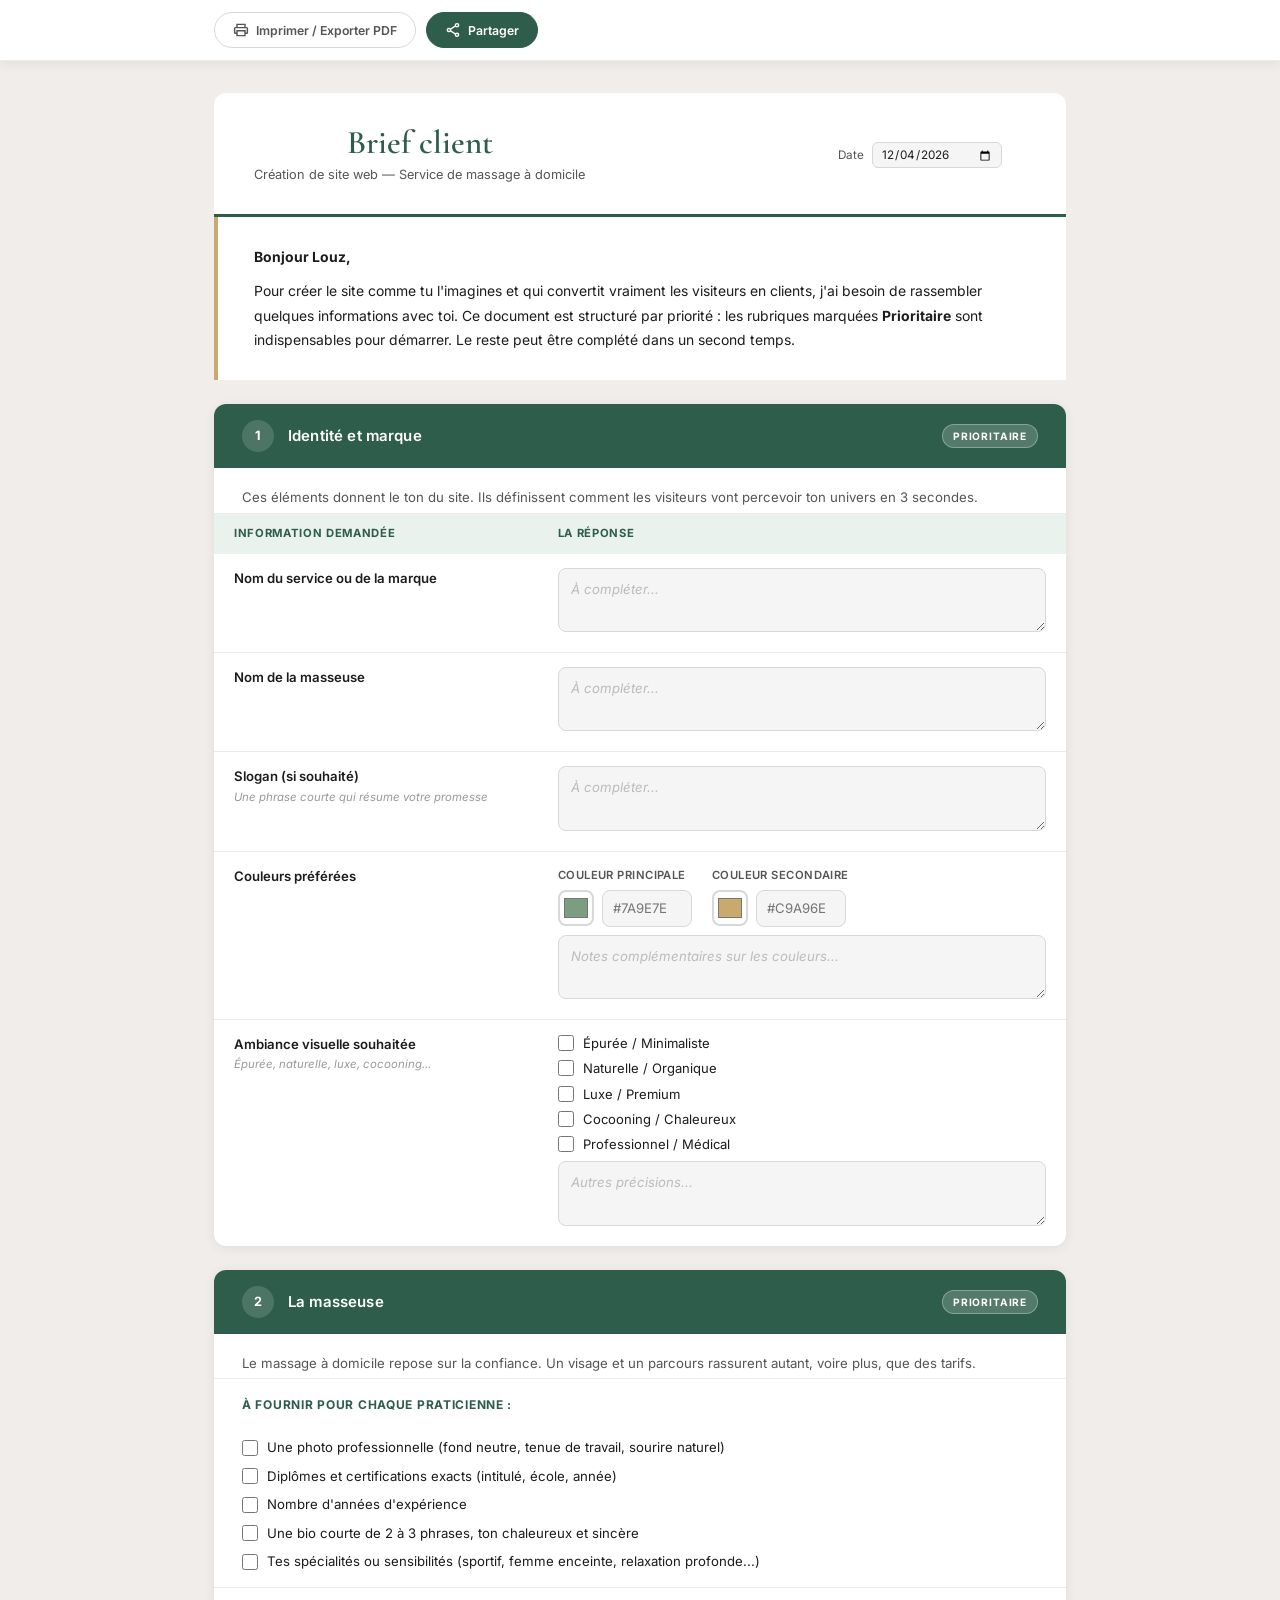
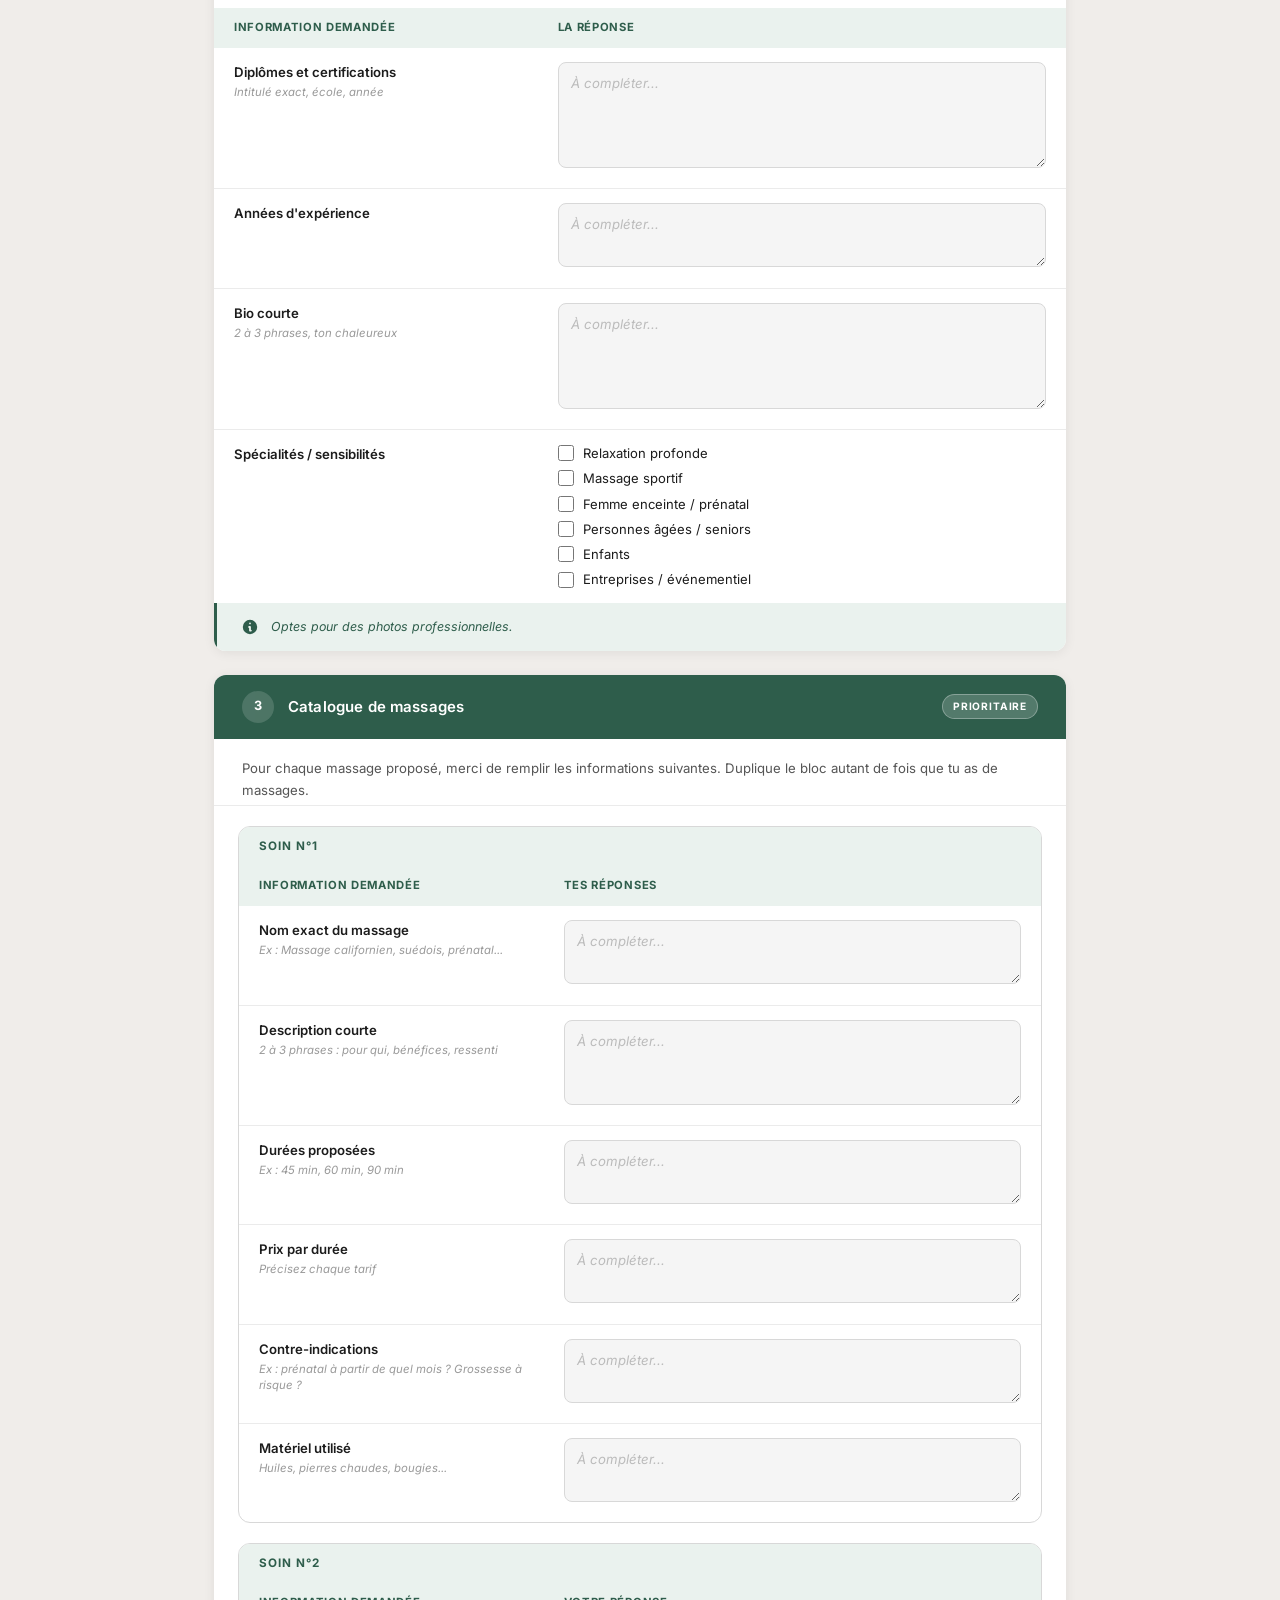
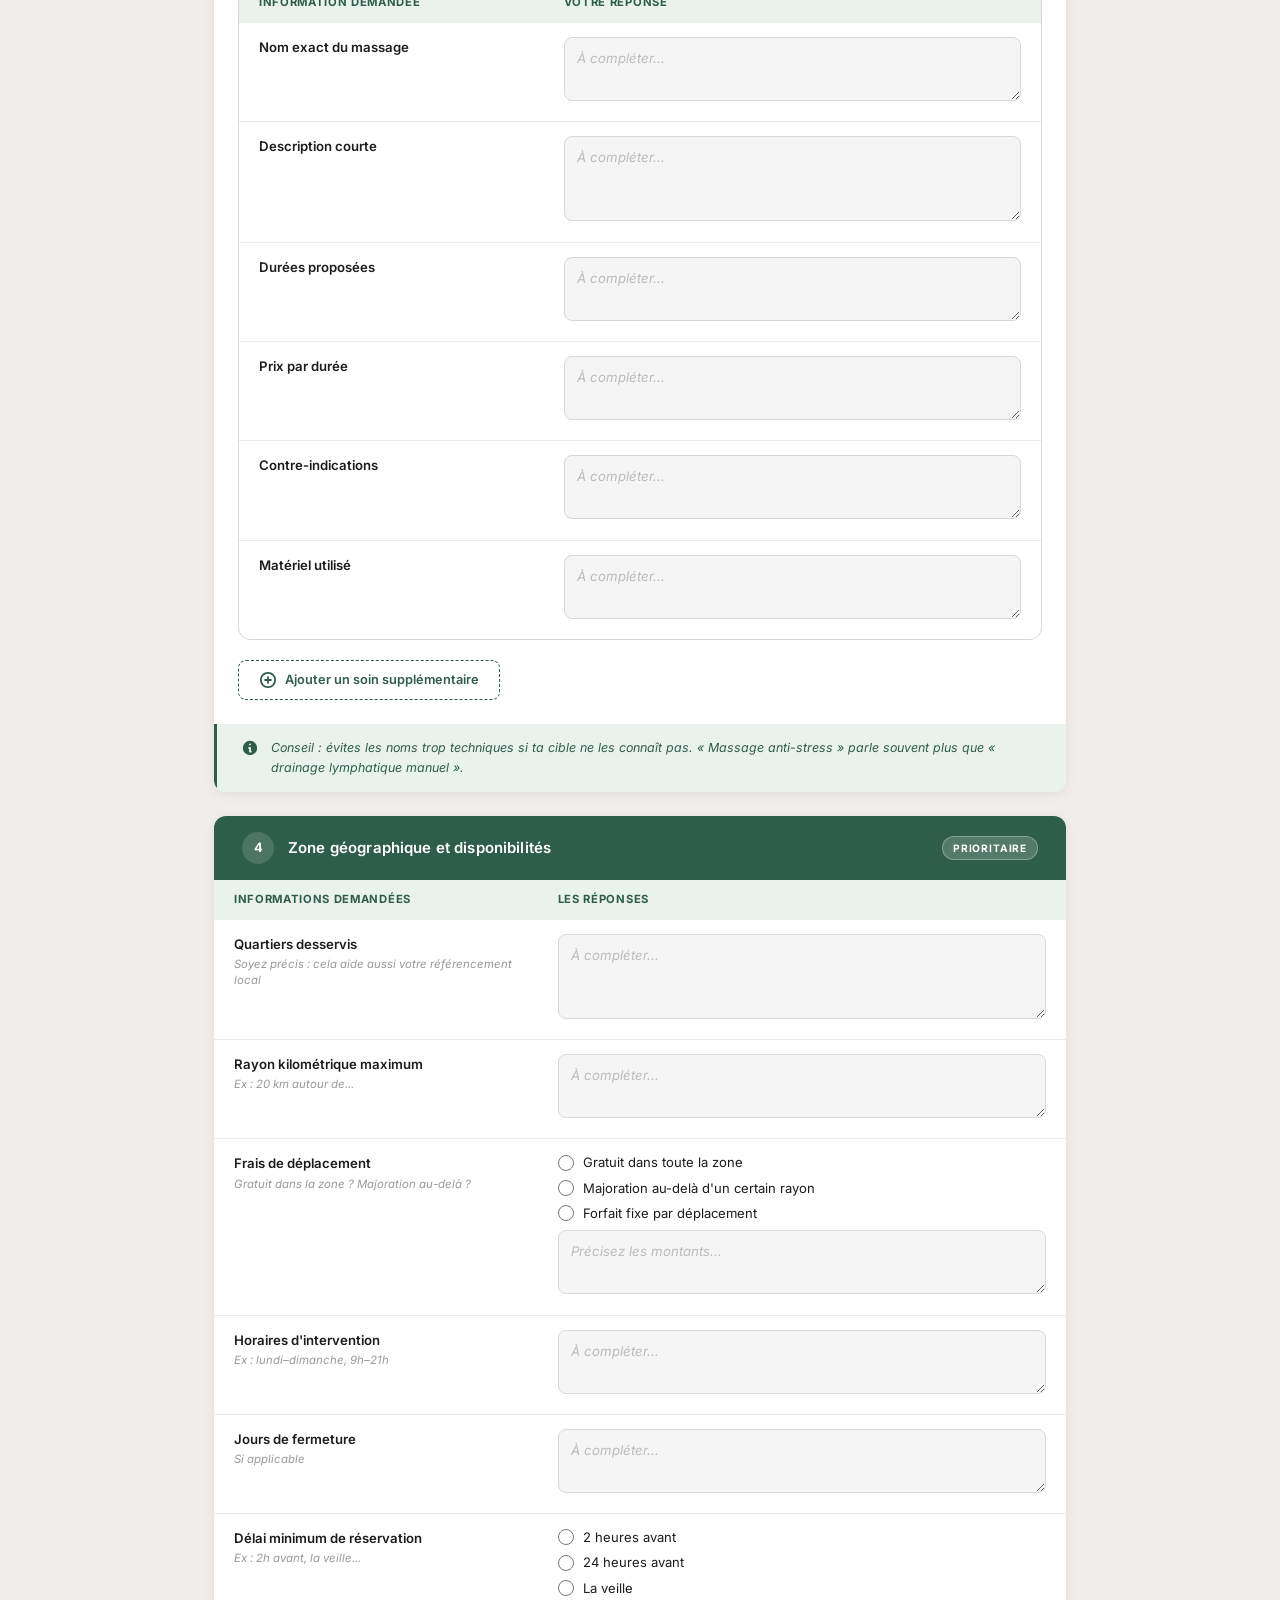
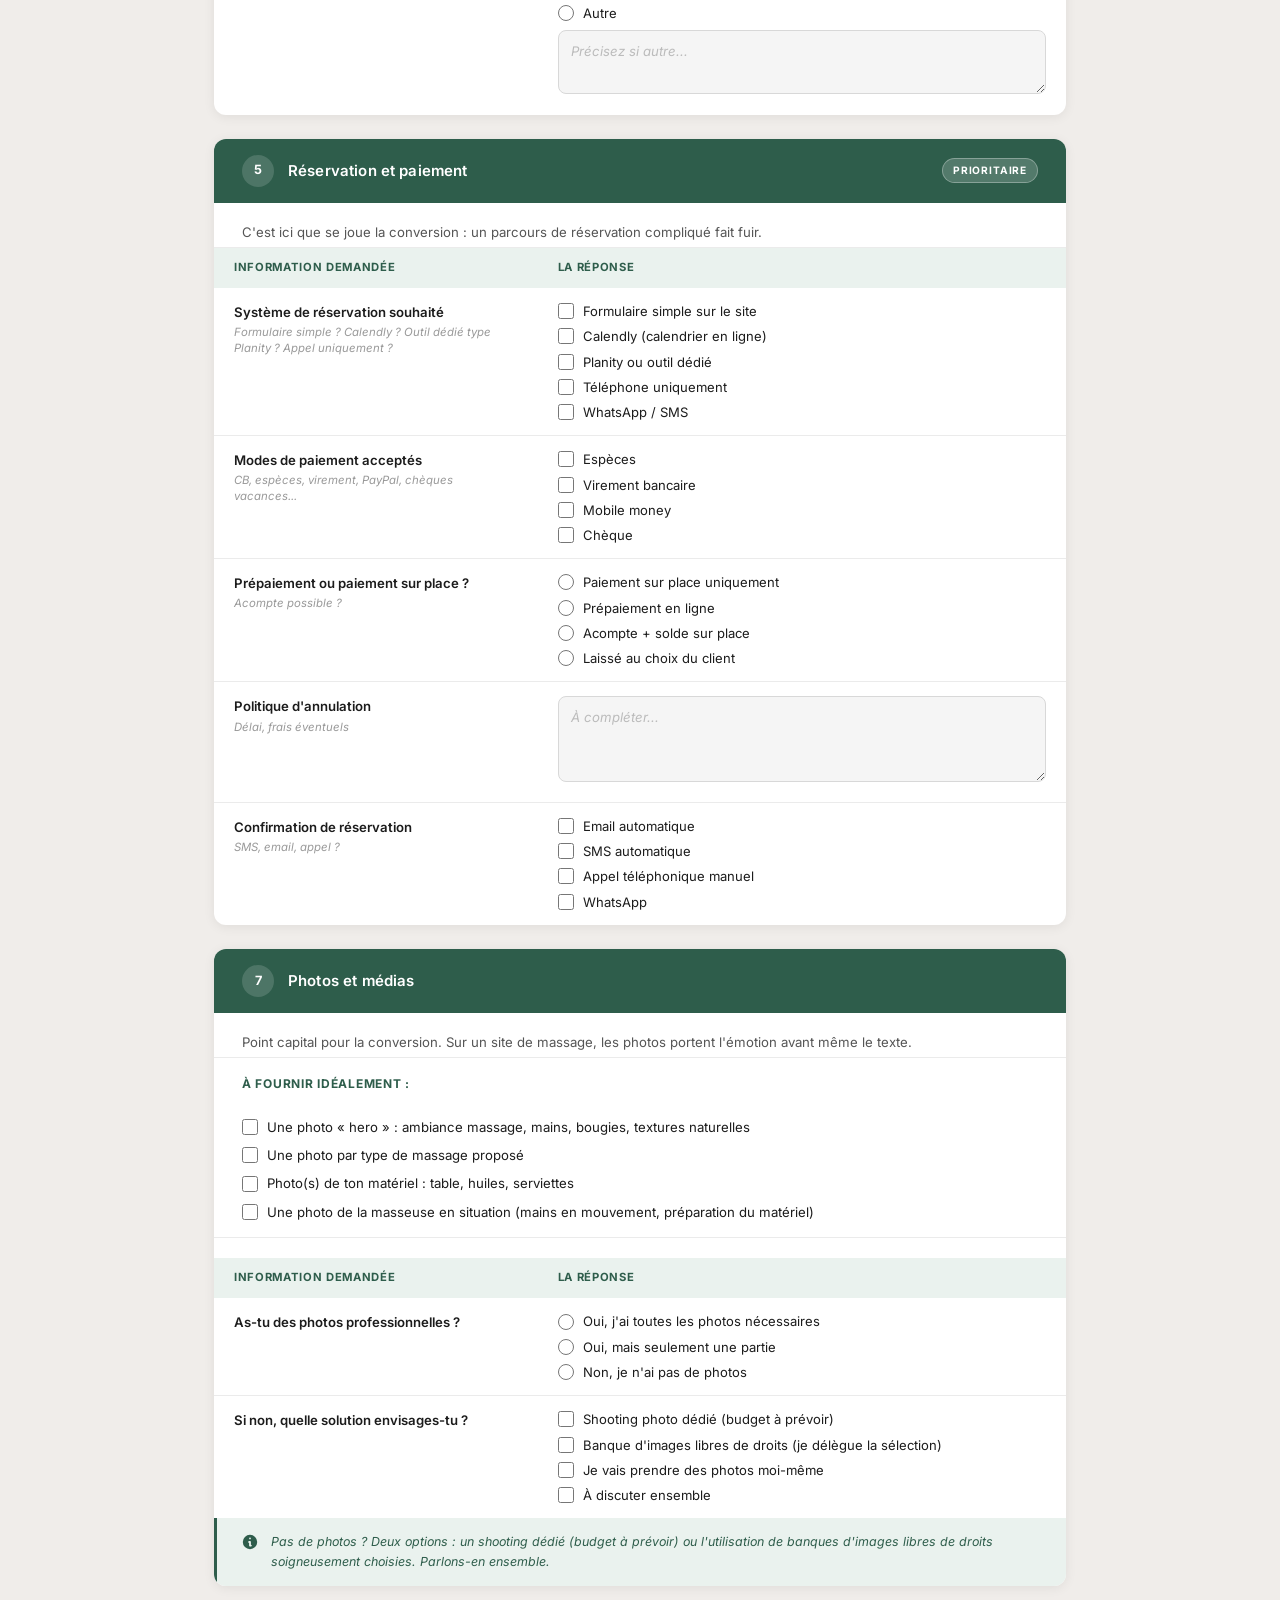
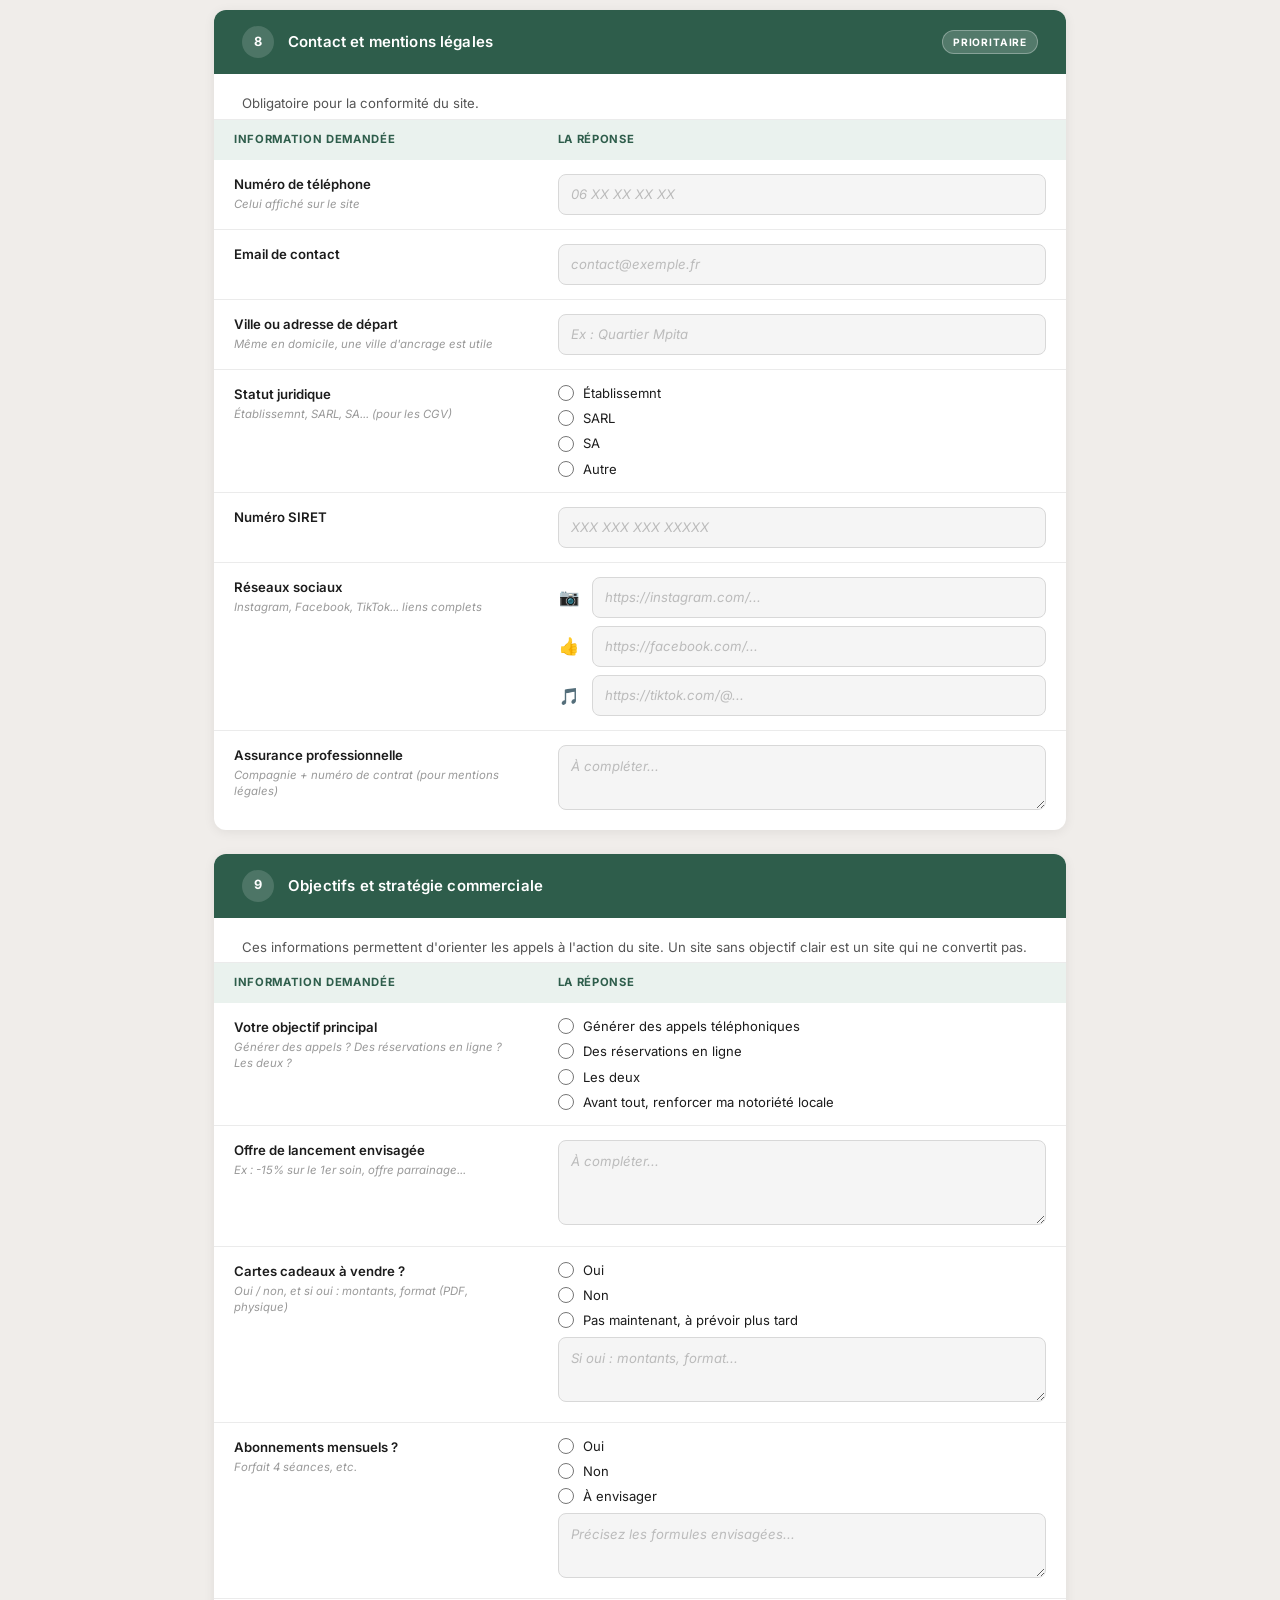
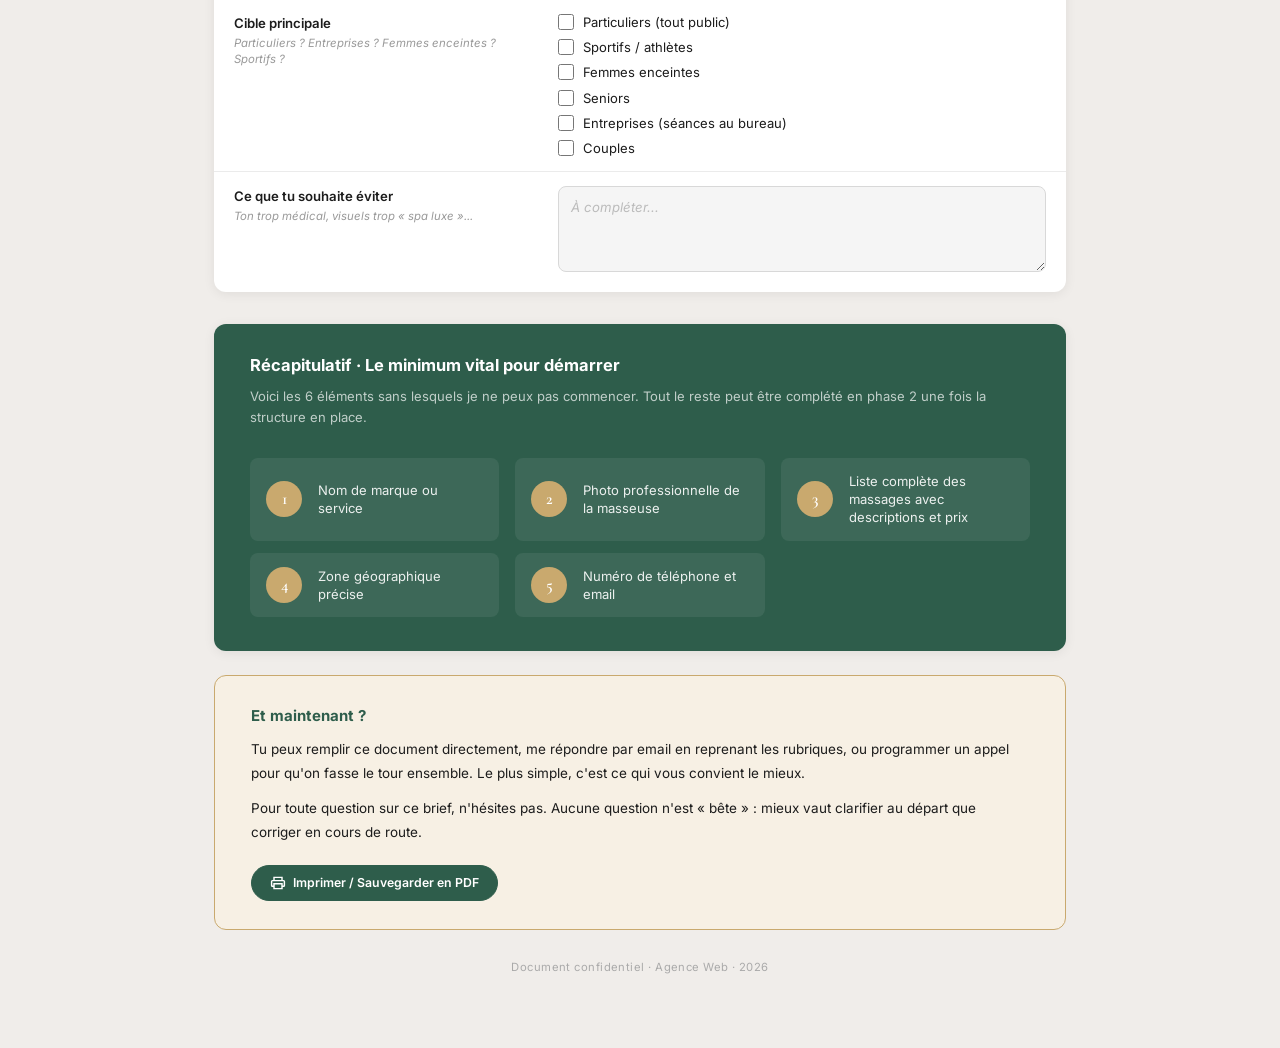
<file: brief-client.html>
<!DOCTYPE html>
<html lang="fr">
<head>
  <meta charset="UTF-8" />
  <meta name="viewport" content="width=device-width, initial-scale=1.0" />
  <title>Brief Client — Création de site web · Massage à domicile</title>
  <link rel="preconnect" href="https://fonts.googleapis.com" />
  <link rel="preconnect" href="https://fonts.gstatic.com" crossorigin />
  <link href="https://fonts.googleapis.com/css2?family=Inter:wght@300;400;500;600;700&family=Cormorant+Garamond:wght@400;600&display=swap" rel="stylesheet" />
  <link rel="stylesheet" href="brief-client.css" />
</head>
<body>

  <!-- ===== BARRE D'ACTIONS ===== -->
  <div class="action-bar no-print">
    <div class="action-bar__inner">
      <div class="action-bar__right">

        <button class="btn-action btn-action--ghost" onclick="window.print()">
          <svg viewBox="0 0 20 20" fill="none" stroke="currentColor" stroke-width="1.8"><path d="M5 7V3h10v4M5 14H3a1 1 0 01-1-1V8a1 1 0 011-1h14a1 1 0 011 1v5a1 1 0 01-1 1h-2M5 11h10v6H5v-6z"/></svg>
          Imprimer / Exporter PDF
        </button>

        <!-- Bouton Partager + dropdown -->
        <div class="share-wrap">
          <button class="btn-action btn-action--primary" id="btnShare">
            <svg viewBox="0 0 20 20" fill="none" stroke="currentColor" stroke-width="1.8"><circle cx="15" cy="4" r="2"/><circle cx="15" cy="16" r="2"/><circle cx="5" cy="10" r="2"/><path d="M7 9l6-4M7 11l6 4"/></svg>
            Partager
          </button>
          <div class="share-dropdown" id="shareDropdown" hidden>
            <a class="share-item" id="shareWhatsApp" href="#">
              <svg viewBox="0 0 24 24" fill="currentColor"><path d="M17.472 14.382c-.297-.149-1.758-.867-2.03-.967-.273-.099-.471-.148-.67.15-.197.297-.767.966-.94 1.164-.173.199-.347.223-.644.075-.297-.15-1.255-.463-2.39-1.475-.883-.788-1.48-1.761-1.653-2.059-.173-.297-.018-.458.13-.606.134-.133.298-.347.446-.52.149-.174.198-.298.298-.497.099-.198.05-.371-.025-.52-.075-.149-.669-1.612-.916-2.207-.242-.579-.487-.5-.669-.51-.173-.008-.371-.01-.57-.01-.198 0-.52.074-.792.372-.272.297-1.04 1.016-1.04 2.479 0 1.462 1.065 2.875 1.213 3.074.149.198 2.096 3.2 5.077 4.487.709.306 1.262.489 1.694.625.712.227 1.36.195 1.871.118.571-.085 1.758-.719 2.006-1.413.248-.694.248-1.289.173-1.413-.074-.124-.272-.198-.57-.347z"/><path d="M12 0C5.373 0 0 5.373 0 12c0 2.123.558 4.142 1.543 5.893L.057 23.5l5.752-1.508A11.95 11.95 0 0012 24c6.627 0 12-5.373 12-12S18.627 0 12 0zm0 22c-1.885 0-3.638-.51-5.145-1.395l-.369-.22-3.812 1-.978-3.716-.24-.383A9.961 9.961 0 012 12C2 6.477 6.477 2 12 2s10 4.477 10 10-4.477 10-10 10z"/></svg>
              WhatsApp
            </a>
            <a class="share-item" id="shareEmail" href="#">
              <svg viewBox="0 0 20 20" fill="none" stroke="currentColor" stroke-width="1.8"><path d="M2 4h16v12H2zM2 4l8 7 8-7"/></svg>
              Email
            </a>
            <a class="share-item" id="shareSMS" href="#">
              <svg viewBox="0 0 20 20" fill="none" stroke="currentColor" stroke-width="1.8"><path d="M2 3h16a1 1 0 011 1v9a1 1 0 01-1 1H6l-4 3V4a1 1 0 011-1z"/></svg>
              SMS
            </a>
            <button class="share-item" id="shareCopy">
              <svg viewBox="0 0 20 20" fill="none" stroke="currentColor" stroke-width="1.8"><rect x="7" y="7" width="10" height="10" rx="1"/><path d="M3 13V3h10"/></svg>
              Copier le brief
            </button>
          </div>
        </div>

      </div>
    </div>
  </div>

  <!-- ===== DOCUMENT ===== -->
  <main class="document">

    <!-- EN-TÊTE DU DOCUMENT -->
    <header class="doc-header">
      <div class="doc-header__center">
        <h1 class="doc-title">Brief client</h1>
        <p class="doc-subtitle">Création de site web — Service de massage à domicile</p>
      </div>
      <div class="doc-header__right">
        <div class="doc-meta">
          <span>Date</span>
          <input type="date" class="meta-input" id="metaDate" />
        </div>
      </div>
    </header>

    <!-- MOT D'INTRODUCTION -->
    <div class="intro-box">
      <p><strong>Bonjour Louz,</strong></p>
      <p>Pour créer le site comme tu l'imagines et qui convertit vraiment les visiteurs en clients, j'ai besoin de rassembler quelques informations avec toi. Ce document est structuré par priorité : les rubriques marquées <strong>Prioritaire</strong> sont indispensables pour démarrer. Le reste peut être complété dans un second temps.</p>
    </div>

    <!-- ================================================
         SECTION 1 — IDENTITÉ ET MARQUE
         ================================================ -->
    <section class="brief-section">
      <div class="section-header section-header--teal">
        <div class="section-header__num">1</div>
        <h2>Identité et marque</h2>
        <span class="badge badge--priority">Prioritaire</span>
      </div>
      <p class="section-intro">Ces éléments donnent le ton du site. Ils définissent comment les visiteurs vont percevoir ton univers en 3 secondes.</p>

      <table class="brief-table">
        <thead>
          <tr><th>Information demandée</th><th>La réponse</th></tr>
        </thead>
        <tbody>
          <tr>
            <td>
              <strong>Nom du service ou de la marque</strong>
            </td>
            <td><textarea name="marque_nom" placeholder="À compléter..." rows="2"></textarea></td>
          </tr>
          <tr>
            <td>
              <strong>Nom de la masseuse</strong>
            </td>
            <td><textarea name="therapeute_nom" placeholder="À compléter..." rows="2"></textarea></td>
          </tr>
          <tr>
            <td>
              <strong>Slogan (si souhaité)</strong>
              <span class="hint">Une phrase courte qui résume votre promesse</span>
            </td>
            <td><textarea name="slogan" placeholder="À compléter..." rows="2"></textarea></td>
          </tr>
          <tr>
            <td>
              <strong>Couleurs préférées</strong>
            </td>
            <td>
              <div class="color-row">
                <div class="color-pick">
                  <label>Couleur principale</label>
                  <div class="color-input-wrap">
                    <input type="color" name="color_1" value="#7A9E7E" />
                    <input type="text" name="color_1_hex" placeholder="#7A9E7E" maxlength="7" />
                  </div>
                </div>
                <div class="color-pick">
                  <label>Couleur secondaire</label>
                  <div class="color-input-wrap">
                    <input type="color" name="color_2" value="#C9A96E" />
                    <input type="text" name="color_2_hex" placeholder="#C9A96E" maxlength="7" />
                  </div>
                </div>
              </div>
              <textarea name="couleurs_notes" placeholder="Notes complémentaires sur les couleurs..." rows="2" style="margin-top:8px"></textarea>
            </td>
          </tr>
          <tr>
            <td>
              <strong>Ambiance visuelle souhaitée</strong>
              <span class="hint">Épurée, naturelle, luxe, cocooning...</span>
            </td>
            <td>
              <div class="checkbox-group">
                <label class="checkbox-label"><input type="checkbox" name="ambiance" value="epure" /> Épurée / Minimaliste</label>
                <label class="checkbox-label"><input type="checkbox" name="ambiance" value="naturel" /> Naturelle / Organique</label>
                <label class="checkbox-label"><input type="checkbox" name="ambiance" value="luxe" /> Luxe / Premium</label>
                <label class="checkbox-label"><input type="checkbox" name="ambiance" value="cocooning" /> Cocooning / Chaleureux</label>
                <label class="checkbox-label"><input type="checkbox" name="ambiance" value="medical" /> Professionnel / Médical</label>
              </div>
              <textarea name="ambiance_notes" placeholder="Autres précisions..." rows="2" style="margin-top:8px"></textarea>
            </td>
          </tr>
        </tbody>
      </table>
    </section>

    <!-- ================================================
         SECTION 2 — MASSEUSES
         ================================================ -->
    <section class="brief-section">
      <div class="section-header section-header--teal">
        <div class="section-header__num">2</div>
        <h2>La masseuse</h2>
        <span class="badge badge--priority">Prioritaire</span>
      </div>
      <p class="section-intro">Le massage à domicile repose sur la confiance. Un visage et un parcours rassurent autant, voire plus, que des tarifs.</p>

      <div class="subsection-title">À fournir pour chaque praticienne :</div>
      <ul class="checklist">
        <li><label class="checkbox-label"><input type="checkbox" /> Une photo professionnelle (fond neutre, tenue de travail, sourire naturel)</label></li>
        <li><label class="checkbox-label"><input type="checkbox" /> Diplômes et certifications exacts (intitulé, école, année)</label></li>
        <li><label class="checkbox-label"><input type="checkbox" /> Nombre d'années d'expérience</label></li>
        <li><label class="checkbox-label"><input type="checkbox" /> Une bio courte de 2 à 3 phrases, ton chaleureux et sincère</label></li>
        <li><label class="checkbox-label"><input type="checkbox" /> Tes spécialités ou sensibilités (sportif, femme enceinte, relaxation profonde...)</label></li>
      </ul>

      <table class="brief-table" style="margin-top:20px">
        <thead>
          <tr><th>Information demandée</th><th>La réponse</th></tr>
        </thead>
        <tbody>
          <tr>
            <td><strong>Diplômes et certifications</strong><span class="hint">Intitulé exact, école, année</span></td>
            <td><textarea name="diplomes" placeholder="À compléter..." rows="4"></textarea></td>
          </tr>
          <tr>
            <td><strong>Années d'expérience</strong></td>
            <td><textarea name="experience" placeholder="À compléter..." rows="2"></textarea></td>
          </tr>
          <tr>
            <td><strong>Bio courte</strong><span class="hint">2 à 3 phrases, ton chaleureux</span></td>
            <td><textarea name="bio" placeholder="À compléter..." rows="4"></textarea></td>
          </tr>
          <tr>
            <td><strong>Spécialités / sensibilités</strong></td>
            <td>
              <div class="checkbox-group">
                <label class="checkbox-label"><input type="checkbox" /> Relaxation profonde</label>
                <label class="checkbox-label"><input type="checkbox" /> Massage sportif</label>
                <label class="checkbox-label"><input type="checkbox" /> Femme enceinte / prénatal</label>
                <label class="checkbox-label"><input type="checkbox" /> Personnes âgées / seniors</label>
                <label class="checkbox-label"><input type="checkbox" /> Enfants</label>
                <label class="checkbox-label"><input type="checkbox" /> Entreprises / événementiel</label>
              </div>
            </td>
          </tr>
        </tbody>
      </table>

      <div class="info-note">
        <svg viewBox="0 0 20 20" fill="currentColor"><path fill-rule="evenodd" d="M18 10a8 8 0 11-16 0 8 8 0 0116 0zm-7-4a1 1 0 11-2 0 1 1 0 012 0zM9 9a1 1 0 000 2v3a1 1 0 001 1h1a1 1 0 100-2v-3a1 1 0 00-1-1H9z" clip-rule="evenodd"/></svg>
        <p>Optes pour des photos professionnelles.</p>
      </div>
    </section>

    <!-- ================================================
         SECTION 3 — CATALOGUE DE MASSAGES
         ================================================ -->
    <section class="brief-section">
      <div class="section-header section-header--teal">
        <div class="section-header__num">3</div>
        <h2>Catalogue de massages</h2>
        <span class="badge badge--priority">Prioritaire</span>
      </div>
      <p class="section-intro">Pour chaque massage proposé, merci de remplir les informations suivantes. Duplique le bloc autant de fois que tu as de massages.</p>

      <!-- Soin 1 -->
      <div class="soin-block" id="soin-1">
        <div class="soin-block__header">
          <span class="soin-block__label">Soin n°1</span>
        </div>
        <table class="brief-table">
          <thead><tr><th>Information demandée</th><th>Tes réponses</th></tr></thead>
          <tbody>
            <tr>
              <td><strong>Nom exact du massage</strong><span class="hint">Ex : Massage californien, suédois, prénatal...</span></td>
              <td><textarea name="soin1_nom" placeholder="À compléter..." rows="2"></textarea></td>
            </tr>
            <tr>
              <td><strong>Description courte</strong><span class="hint">2 à 3 phrases : pour qui, bénéfices, ressenti</span></td>
              <td><textarea name="soin1_desc" placeholder="À compléter..." rows="3"></textarea></td>
            </tr>
            <tr>
              <td><strong>Durées proposées</strong><span class="hint">Ex : 45 min, 60 min, 90 min</span></td>
              <td><textarea name="soin1_durees" placeholder="À compléter..." rows="2"></textarea></td>
            </tr>
            <tr>
              <td><strong>Prix par durée</strong><span class="hint">Précisez chaque tarif</span></td>
              <td><textarea name="soin1_prix" placeholder="À compléter..." rows="2"></textarea></td>
            </tr>
            <tr>
              <td><strong>Contre-indications</strong><span class="hint">Ex : prénatal à partir de quel mois ? Grossesse à risque ?</span></td>
              <td><textarea name="soin1_ci" placeholder="À compléter..." rows="2"></textarea></td>
            </tr>
            <tr>
              <td><strong>Matériel utilisé</strong><span class="hint">Huiles, pierres chaudes, bougies...</span></td>
              <td><textarea name="soin1_materiel" placeholder="À compléter..." rows="2"></textarea></td>
            </tr>
          </tbody>
        </table>
      </div>

      <!-- Soin 2 -->
      <div class="soin-block" id="soin-2">
        <div class="soin-block__header">
          <span class="soin-block__label">Soin n°2</span>
        </div>
        <table class="brief-table">
          <thead><tr><th>Information demandée</th><th>Votre réponse</th></tr></thead>
          <tbody>
            <tr>
              <td><strong>Nom exact du massage</strong></td>
              <td><textarea name="soin2_nom" placeholder="À compléter..." rows="2"></textarea></td>
            </tr>
            <tr>
              <td><strong>Description courte</strong></td>
              <td><textarea name="soin2_desc" placeholder="À compléter..." rows="3"></textarea></td>
            </tr>
            <tr>
              <td><strong>Durées proposées</strong></td>
              <td><textarea name="soin2_durees" placeholder="À compléter..." rows="2"></textarea></td>
            </tr>
            <tr>
              <td><strong>Prix par durée</strong></td>
              <td><textarea name="soin2_prix" placeholder="À compléter..." rows="2"></textarea></td>
            </tr>
            <tr>
              <td><strong>Contre-indications</strong></td>
              <td><textarea name="soin2_ci" placeholder="À compléter..." rows="2"></textarea></td>
            </tr>
            <tr>
              <td><strong>Matériel utilisé</strong></td>
              <td><textarea name="soin2_materiel" placeholder="À compléter..." rows="2"></textarea></td>
            </tr>
          </tbody>
        </table>
      </div>

      <!-- Bouton ajouter soin -->
      <button type="button" class="btn-add-soin no-print" id="addSoin">
        <svg viewBox="0 0 20 20" fill="none" stroke="currentColor" stroke-width="2"><circle cx="10" cy="10" r="8"/><path d="M10 6v8M6 10h8"/></svg>
        Ajouter un soin supplémentaire
      </button>

      <div class="info-note">
        <svg viewBox="0 0 20 20" fill="currentColor"><path fill-rule="evenodd" d="M18 10a8 8 0 11-16 0 8 8 0 0116 0zm-7-4a1 1 0 11-2 0 1 1 0 012 0zM9 9a1 1 0 000 2v3a1 1 0 001 1h1a1 1 0 100-2v-3a1 1 0 00-1-1H9z" clip-rule="evenodd"/></svg>
        <p>Conseil : évites les noms trop techniques si ta cible ne les connaît pas. « Massage anti-stress » parle souvent plus que « drainage lymphatique manuel ».</p>
      </div>
    </section>

    <!-- ================================================
         SECTION 4 — ZONE & DISPONIBILITÉS
         ================================================ -->
    <section class="brief-section">
      <div class="section-header section-header--teal">
        <div class="section-header__num">4</div>
        <h2>Zone géographique et disponibilités</h2>
        <span class="badge badge--priority">Prioritaire</span>
      </div>

      <table class="brief-table">
        <thead><tr><th>Informations demandées</th><th>Les réponses</th></tr></thead>
        <tbody>
          <tr>
            <td><strong>Quartiers desservis</strong><span class="hint">Soyez précis : cela aide aussi votre référencement local</span></td>
            <td><textarea name="zone_villes" placeholder="À compléter..." rows="3"></textarea></td>
          </tr>
          <tr>
            <td><strong>Rayon kilométrique maximum</strong><span class="hint">Ex : 20 km autour de...</span></td>
            <td><textarea name="zone_rayon" placeholder="À compléter..." rows="2"></textarea></td>
          </tr>
          <tr>
            <td><strong>Frais de déplacement</strong><span class="hint">Gratuit dans la zone ? Majoration au-delà ?</span></td>
            <td>
              <div class="radio-group">
                <label class="radio-label"><input type="radio" name="frais_deplacement" value="gratuit" /> Gratuit dans toute la zone</label>
                <label class="radio-label"><input type="radio" name="frais_deplacement" value="majoration" /> Majoration au-delà d'un certain rayon</label>
                <label class="radio-label"><input type="radio" name="frais_deplacement" value="forfait" /> Forfait fixe par déplacement</label>
              </div>
              <textarea name="frais_details" placeholder="Précisez les montants..." rows="2" style="margin-top:8px"></textarea>
            </td>
          </tr>
          <tr>
            <td><strong>Horaires d'intervention</strong><span class="hint">Ex : lundi–dimanche, 9h–21h</span></td>
            <td><textarea name="horaires" placeholder="À compléter..." rows="2"></textarea></td>
          </tr>
          <tr>
            <td><strong>Jours de fermeture</strong><span class="hint">Si applicable</span></td>
            <td><textarea name="fermeture" placeholder="À compléter..." rows="2"></textarea></td>
          </tr>
          <tr>
            <td><strong>Délai minimum de réservation</strong><span class="hint">Ex : 2h avant, la veille...</span></td>
            <td>
              <div class="radio-group">
                <label class="radio-label"><input type="radio" name="delai_resa" value="2h" /> 2 heures avant</label>
                <label class="radio-label"><input type="radio" name="delai_resa" value="24h" /> 24 heures avant</label>
                <label class="radio-label"><input type="radio" name="delai_resa" value="veille" /> La veille</label>
                <label class="radio-label"><input type="radio" name="delai_resa" value="autre" /> Autre</label>
              </div>
              <textarea name="delai_details" placeholder="Précisez si autre..." rows="2" style="margin-top:8px"></textarea>
            </td>
          </tr>
        </tbody>
      </table>
    </section>

    <!-- ================================================
         SECTION 5 — RÉSERVATION & PAIEMENT
         ================================================ -->
    <section class="brief-section">
      <div class="section-header section-header--teal">
        <div class="section-header__num">5</div>
        <h2>Réservation et paiement</h2>
        <span class="badge badge--priority">Prioritaire</span>
      </div>
      <p class="section-intro">C'est ici que se joue la conversion : un parcours de réservation compliqué fait fuir.</p>

      <table class="brief-table">
        <thead><tr><th>Information demandée</th><th>La réponse</th></tr></thead>
        <tbody>
          <tr>
            <td><strong>Système de réservation souhaité</strong><span class="hint">Formulaire simple ? Calendly ? Outil dédié type Planity ? Appel uniquement ?</span></td>
            <td>
              <div class="checkbox-group">
                <label class="checkbox-label"><input type="checkbox" name="resa_sys" value="formulaire" /> Formulaire simple sur le site</label>
                <label class="checkbox-label"><input type="checkbox" name="resa_sys" value="calendly" /> Calendly (calendrier en ligne)</label>
                <label class="checkbox-label"><input type="checkbox" name="resa_sys" value="planity" /> Planity ou outil dédié</label>
                <label class="checkbox-label"><input type="checkbox" name="resa_sys" value="tel" /> Téléphone uniquement</label>
                <label class="checkbox-label"><input type="checkbox" name="resa_sys" value="whatsapp" /> WhatsApp / SMS</label>
              </div>
            </td>
          </tr>
          <tr>
            <td><strong>Modes de paiement acceptés</strong><span class="hint">CB, espèces, virement, PayPal, chèques vacances...</span></td>
            <td>
              <div class="checkbox-group">
                <label class="checkbox-label"><input type="checkbox" /> Espèces</label>
                <label class="checkbox-label"><input type="checkbox" /> Virement bancaire</label>
                <label class="checkbox-label"><input type="checkbox" /> Mobile money</label>
                <label class="checkbox-label"><input type="checkbox" /> Chèque</label>
              </div>
            </td>
          </tr>
          <tr>
            <td><strong>Prépaiement ou paiement sur place ?</strong><span class="hint">Acompte possible ?</span></td>
            <td>
              <div class="radio-group">
                <label class="radio-label"><input type="radio" name="prepaiement" value="sur_place" /> Paiement sur place uniquement</label>
                <label class="radio-label"><input type="radio" name="prepaiement" value="en_ligne" /> Prépaiement en ligne</label>
                <label class="radio-label"><input type="radio" name="prepaiement" value="acompte" /> Acompte + solde sur place</label>
                <label class="radio-label"><input type="radio" name="prepaiement" value="au_choix" /> Laissé au choix du client</label>
              </div>
            </td>
          </tr>
          <tr>
            <td><strong>Politique d'annulation</strong><span class="hint">Délai, frais éventuels</span></td>
            <td><textarea name="annulation" placeholder="À compléter..." rows="3"></textarea></td>
          </tr>
          <tr>
            <td><strong>Confirmation de réservation</strong><span class="hint">SMS, email, appel ?</span></td>
            <td>
              <div class="checkbox-group">
                <label class="checkbox-label"><input type="checkbox" /> Email automatique</label>
                <label class="checkbox-label"><input type="checkbox" /> SMS automatique</label>
                <label class="checkbox-label"><input type="checkbox" /> Appel téléphonique manuel</label>
                <label class="checkbox-label"><input type="checkbox" /> WhatsApp</label>
              </div>
            </td>
          </tr>
        </tbody>
      </table>
    </section>

    <!-- ================================================
         SECTION 6 — PHOTOS & MÉDIAS
         ================================================ -->
    <section class="brief-section">
      <div class="section-header section-header--teal">
        <div class="section-header__num">7</div>
        <h2>Photos et médias</h2>
      </div>
      <p class="section-intro">Point capital pour la conversion. Sur un site de massage, les photos portent l'émotion avant même le texte.</p>

      <div class="subsection-title">À fournir idéalement :</div>
      <ul class="checklist">
        <li><label class="checkbox-label"><input type="checkbox" /> Une photo « hero » : ambiance massage, mains, bougies, textures naturelles</label></li>
        <li><label class="checkbox-label"><input type="checkbox" /> Une photo par type de massage proposé</label></li>
        <li><label class="checkbox-label"><input type="checkbox" /> Photo(s) de ton matériel : table, huiles, serviettes</label></li>
        <li><label class="checkbox-label"><input type="checkbox" /> Une photo de la masseuse en situation (mains en mouvement, préparation du matériel)</label></li>
      </ul>

      <table class="brief-table" style="margin-top:20px">
        <thead><tr><th>Information demandée</th><th>La réponse</th></tr></thead>
        <tbody>
          <tr>
            <td><strong>As-tu des photos professionnelles ?</strong></td>
            <td>
              <div class="radio-group">
                <label class="radio-label"><input type="radio" name="photos_dispo" value="oui_toutes" /> Oui, j'ai toutes les photos nécessaires</label>
                <label class="radio-label"><input type="radio" name="photos_dispo" value="oui_partiel" /> Oui, mais seulement une partie</label>
                <label class="radio-label"><input type="radio" name="photos_dispo" value="non" /> Non, je n'ai pas de photos</label>
              </div>
            </td>
          </tr>
          <tr>
            <td><strong>Si non, quelle solution envisages-tu ?</strong></td>
            <td>
              <div class="checkbox-group">
                <label class="checkbox-label"><input type="checkbox" /> Shooting photo dédié (budget à prévoir)</label>
                <label class="checkbox-label"><input type="checkbox" /> Banque d'images libres de droits (je délègue la sélection)</label>
                <label class="checkbox-label"><input type="checkbox" /> Je vais prendre des photos moi-même</label>
                <label class="checkbox-label"><input type="checkbox" /> À discuter ensemble</label>
              </div>
            </td>
          </tr>
        </tbody>
      </table>

      <div class="info-note">
        <svg viewBox="0 0 20 20" fill="currentColor"><path fill-rule="evenodd" d="M18 10a8 8 0 11-16 0 8 8 0 0116 0zm-7-4a1 1 0 11-2 0 1 1 0 012 0zM9 9a1 1 0 000 2v3a1 1 0 001 1h1a1 1 0 100-2v-3a1 1 0 00-1-1H9z" clip-rule="evenodd"/></svg>
        <p>Pas de photos ? Deux options : un shooting dédié (budget à prévoir) ou l'utilisation de banques d'images libres de droits soigneusement choisies. Parlons-en ensemble.</p>
      </div>
    </section>

    <!-- ================================================
         SECTION 7 — CONTACT & MENTIONS LÉGALES
         ================================================ -->
    <section class="brief-section">
      <div class="section-header section-header--teal">
        <div class="section-header__num">8</div>
        <h2>Contact et mentions légales</h2>
        <span class="badge badge--priority">Prioritaire</span>
      </div>
      <p class="section-intro">Obligatoire pour la conformité du site.</p>

      <table class="brief-table">
        <thead><tr><th>Information demandée</th><th>La réponse</th></tr></thead>
        <tbody>
          <tr>
            <td><strong>Numéro de téléphone</strong><span class="hint">Celui affiché sur le site</span></td>
            <td><input type="tel" name="tel" placeholder="06 XX XX XX XX" class="input-text" /></td>
          </tr>
          <tr>
            <td><strong>Email de contact</strong></td>
            <td><input type="email" name="email" placeholder="contact@exemple.fr" class="input-text" /></td>
          </tr>
          <tr>
            <td><strong>Ville ou adresse de départ</strong><span class="hint">Même en domicile, une ville d'ancrage est utile</span></td>
            <td><input type="text" name="ville" placeholder="Ex : Quartier Mpita" class="input-text" /></td>
          </tr>
          <tr>
            <td><strong>Statut juridique</strong><span class="hint">Établissemnt, SARL, SA... (pour les CGV)</span></td>
            <td>
              <div class="radio-group">
                <label class="radio-label"><input type="radio" name="statut" value="ae" /> Établissemnt</label>
                <label class="radio-label"><input type="radio" name="statut" value="eurl" /> SARL</label>
                <label class="radio-label"><input type="radio" name="statut" value="sasu" /> SA</label>
                <label class="radio-label"><input type="radio" name="statut" value="autre" /> Autre</label>
              </div>
            </td>
          </tr>
          <tr>
            <td><strong>Numéro SIRET</strong></td>
            <td><input type="text" name="siret" placeholder="XXX XXX XXX XXXXX" class="input-text" maxlength="17" /></td>
          </tr>
          <tr>
            <td><strong>Réseaux sociaux</strong><span class="hint">Instagram, Facebook, TikTok... liens complets</span></td>
            <td>
              <div class="social-inputs">
                <div class="social-input-row">
                  <span class="social-icon">📷</span>
                  <input type="url" name="instagram" placeholder="https://instagram.com/..." class="input-text" />
                </div>
                <div class="social-input-row">
                  <span class="social-icon">👍</span>
                  <input type="url" name="facebook" placeholder="https://facebook.com/..." class="input-text" />
                </div>
                <div class="social-input-row">
                  <span class="social-icon">🎵</span>
                  <input type="url" name="tiktok" placeholder="https://tiktok.com/@..." class="input-text" />
                </div>
              </div>
            </td>
          </tr>
          <tr>
            <td><strong>Assurance professionnelle</strong><span class="hint">Compagnie + numéro de contrat (pour mentions légales)</span></td>
            <td><textarea name="assurance" placeholder="À compléter..." rows="2"></textarea></td>
          </tr>
        </tbody>
      </table>
    </section>

    <!-- ================================================
         SECTION 8 — OBJECTIFS & STRATÉGIE
         ================================================ -->
    <section class="brief-section">
      <div class="section-header section-header--teal">
        <div class="section-header__num">9</div>
        <h2>Objectifs et stratégie commerciale</h2>
      </div>
      <p class="section-intro">Ces informations permettent d'orienter les appels à l'action du site. Un site sans objectif clair est un site qui ne convertit pas.</p>

      <table class="brief-table">
        <thead><tr><th>Information demandée</th><th>La réponse</th></tr></thead>
        <tbody>
          <tr>
            <td><strong>Votre objectif principal</strong><span class="hint">Générer des appels ? Des réservations en ligne ? Les deux ?</span></td>
            <td>
              <div class="radio-group">
                <label class="radio-label"><input type="radio" name="objectif" value="appels" /> Générer des appels téléphoniques</label>
                <label class="radio-label"><input type="radio" name="objectif" value="resa" /> Des réservations en ligne</label>
                <label class="radio-label"><input type="radio" name="objectif" value="les_deux" /> Les deux</label>
                <label class="radio-label"><input type="radio" name="objectif" value="notoriete" /> Avant tout, renforcer ma notoriété locale</label>
              </div>
            </td>
          </tr>
          <tr>
            <td><strong>Offre de lancement envisagée</strong><span class="hint">Ex : -15% sur le 1er soin, offre parrainage...</span></td>
            <td><textarea name="offre_lancement" placeholder="À compléter..." rows="3"></textarea></td>
          </tr>
          <tr>
            <td><strong>Cartes cadeaux à vendre ?</strong><span class="hint">Oui / non, et si oui : montants, format (PDF, physique)</span></td>
            <td>
              <div class="radio-group">
                <label class="radio-label"><input type="radio" name="cartes_cadeaux" value="oui" /> Oui</label>
                <label class="radio-label"><input type="radio" name="cartes_cadeaux" value="non" /> Non</label>
                <label class="radio-label"><input type="radio" name="cartes_cadeaux" value="later" /> Pas maintenant, à prévoir plus tard</label>
              </div>
              <textarea name="cartes_details" placeholder="Si oui : montants, format..." rows="2" style="margin-top:8px"></textarea>
            </td>
          </tr>
          <tr>
            <td><strong>Abonnements mensuels ?</strong><span class="hint">Forfait 4 séances, etc.</span></td>
            <td>
              <div class="radio-group">
                <label class="radio-label"><input type="radio" name="abonnements" value="oui" /> Oui</label>
                <label class="radio-label"><input type="radio" name="abonnements" value="non" /> Non</label>
                <label class="radio-label"><input type="radio" name="abonnements" value="later" /> À envisager</label>
              </div>
              <textarea name="abonnements_details" placeholder="Précisez les formules envisagées..." rows="2" style="margin-top:8px"></textarea>
            </td>
          </tr>
          <tr>
            <td><strong>Cible principale</strong><span class="hint">Particuliers ? Entreprises ? Femmes enceintes ? Sportifs ?</span></td>
            <td>
              <div class="checkbox-group">
                <label class="checkbox-label"><input type="checkbox" /> Particuliers (tout public)</label>
                <label class="checkbox-label"><input type="checkbox" /> Sportifs / athlètes</label>
                <label class="checkbox-label"><input type="checkbox" /> Femmes enceintes</label>
                <label class="checkbox-label"><input type="checkbox" /> Seniors</label>
                <label class="checkbox-label"><input type="checkbox" /> Entreprises (séances au bureau)</label>
                <label class="checkbox-label"><input type="checkbox" /> Couples</label>
              </div>
            </td>
          </tr>
          <tr>
            <td><strong>Ce que tu souhaite éviter</strong><span class="hint">Ton trop médical, visuels trop « spa luxe »...</span></td>
            <td><textarea name="eviter" placeholder="À compléter..." rows="3"></textarea></td>
          </tr>
        </tbody>
      </table>
    </section>

    <!-- ================================================
         RÉCAPITULATIF
         ================================================ -->
    <section class="brief-section recap-section">
      <div class="recap-header">
        <h2>Récapitulatif · Le minimum vital pour démarrer</h2>
        <p>Voici les 6 éléments sans lesquels je ne peux pas commencer. Tout le reste peut être complété en phase 2 une fois la structure en place.</p>
      </div>
      <div class="recap-grid">
        <div class="recap-item">
          <div class="recap-item__num">1</div>
          <p>Nom de marque ou service</p>
        </div>
        <div class="recap-item">
          <div class="recap-item__num">2</div>
          <p>Photo professionnelle de la masseuse</p>
        </div>
        <div class="recap-item">
          <div class="recap-item__num">3</div>
          <p>Liste complète des massages avec descriptions et prix</p>
        </div>
        <div class="recap-item">
          <div class="recap-item__num">4</div>
          <p>Zone géographique précise</p>
        </div>
        <div class="recap-item">
          <div class="recap-item__num">5</div>
          <p>Numéro de téléphone et email</p>
        </div>
      </div>
    </section>

    <!-- ================================================
         ET MAINTENANT ?
         ================================================ -->
    <div class="closing-box">
      <h3>Et maintenant ?</h3>
      <p>Tu peux remplir ce document directement, me répondre par email en reprenant les rubriques, ou programmer un appel pour qu'on fasse le tour ensemble. Le plus simple, c'est ce qui vous convient le mieux.</p>
      <p style="margin-top:12px">Pour toute question sur ce brief, n'hésites pas. Aucune question n'est « bête » : mieux vaut clarifier au départ que corriger en cours de route.</p>
      <div class="closing-box__actions no-print">
        <button type="button" class="btn-action btn-action--primary" onclick="window.print()">
          <svg viewBox="0 0 20 20" fill="none" stroke="currentColor" stroke-width="1.8"><path d="M5 7V3h10v4M5 14H3a1 1 0 01-1-1V8a1 1 0 011-1h14a1 1 0 011 1v5a1 1 0 01-1 1h-2M5 11h10v6H5v-6z"/></svg>
          Imprimer / Sauvegarder en PDF
        </button>
      </div>
    </div>

    <!-- PIED DE PAGE DU DOCUMENT -->
    <footer class="doc-footer">
      <p>Document confidentiel · Agence Web · <span id="year"></span></p>
    </footer>

  </main>

  <script src="brief-client.js"></script>
</body>
</html>
</file>
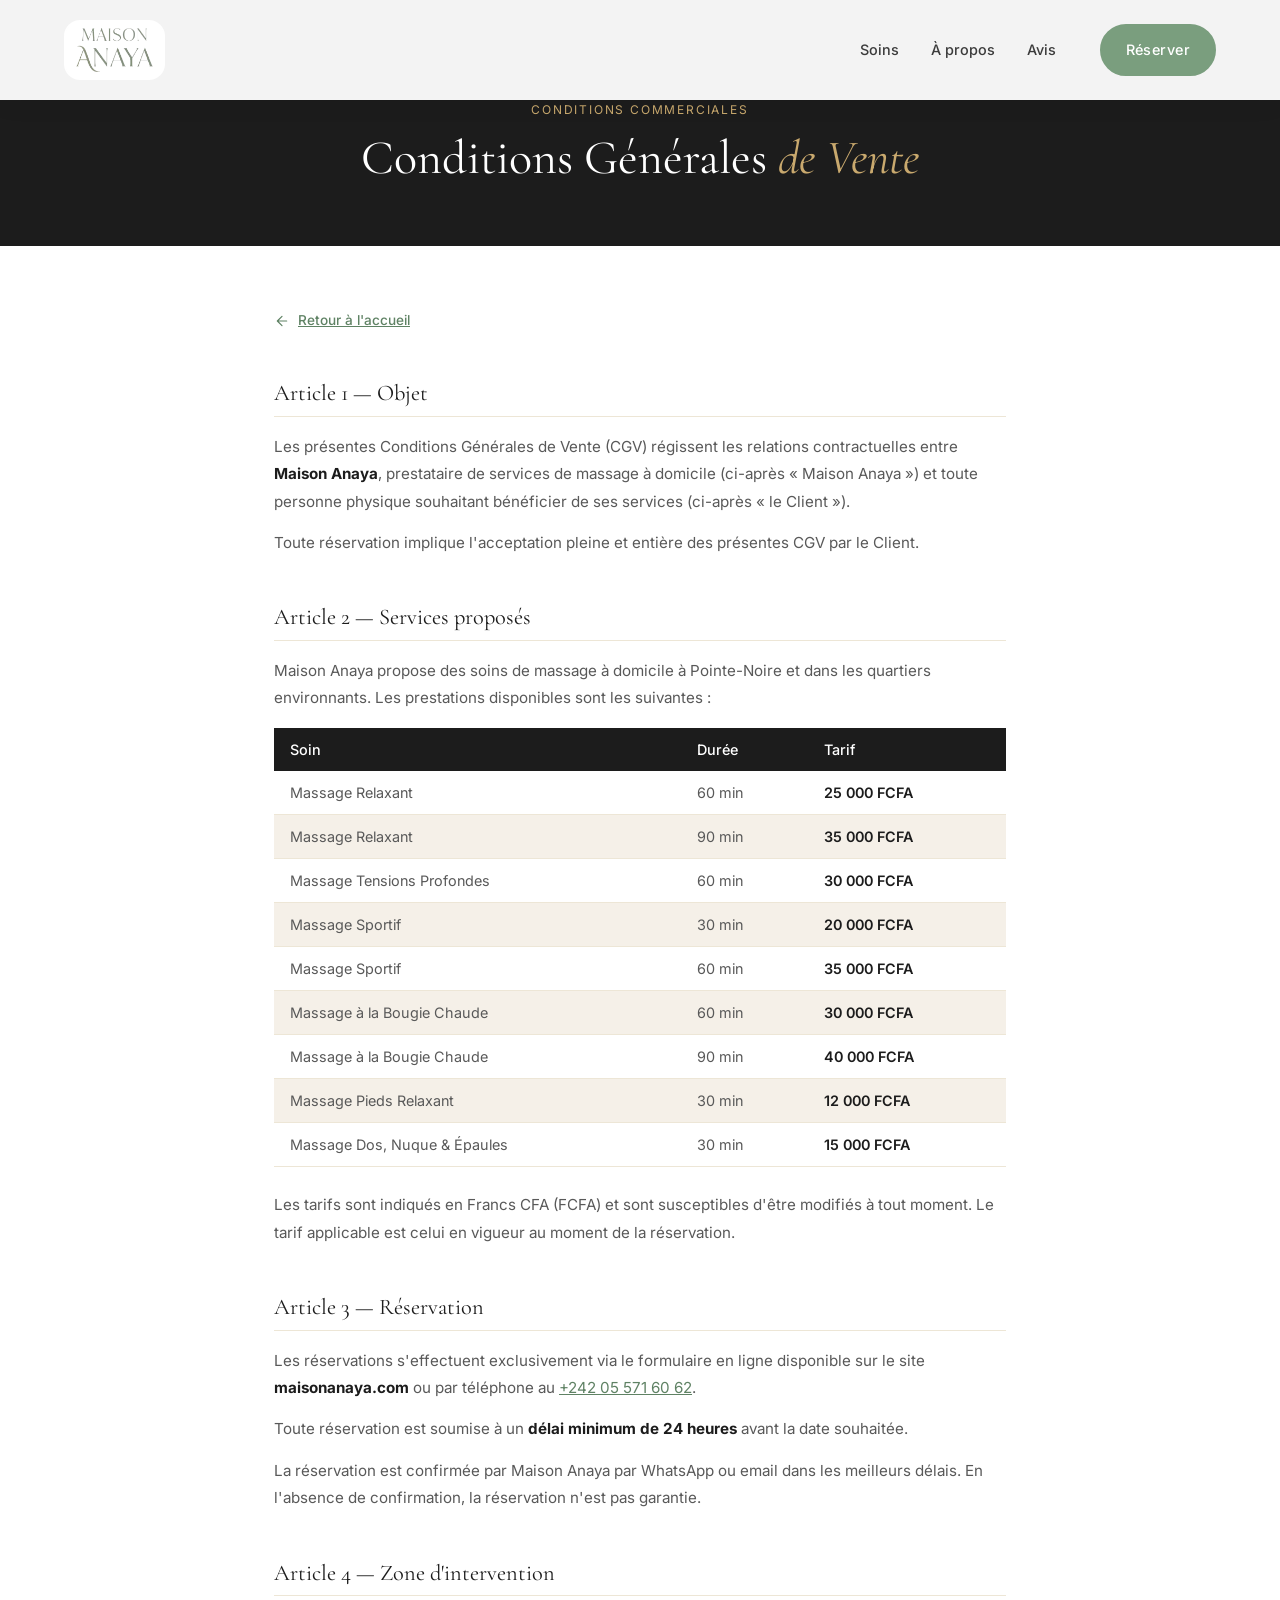
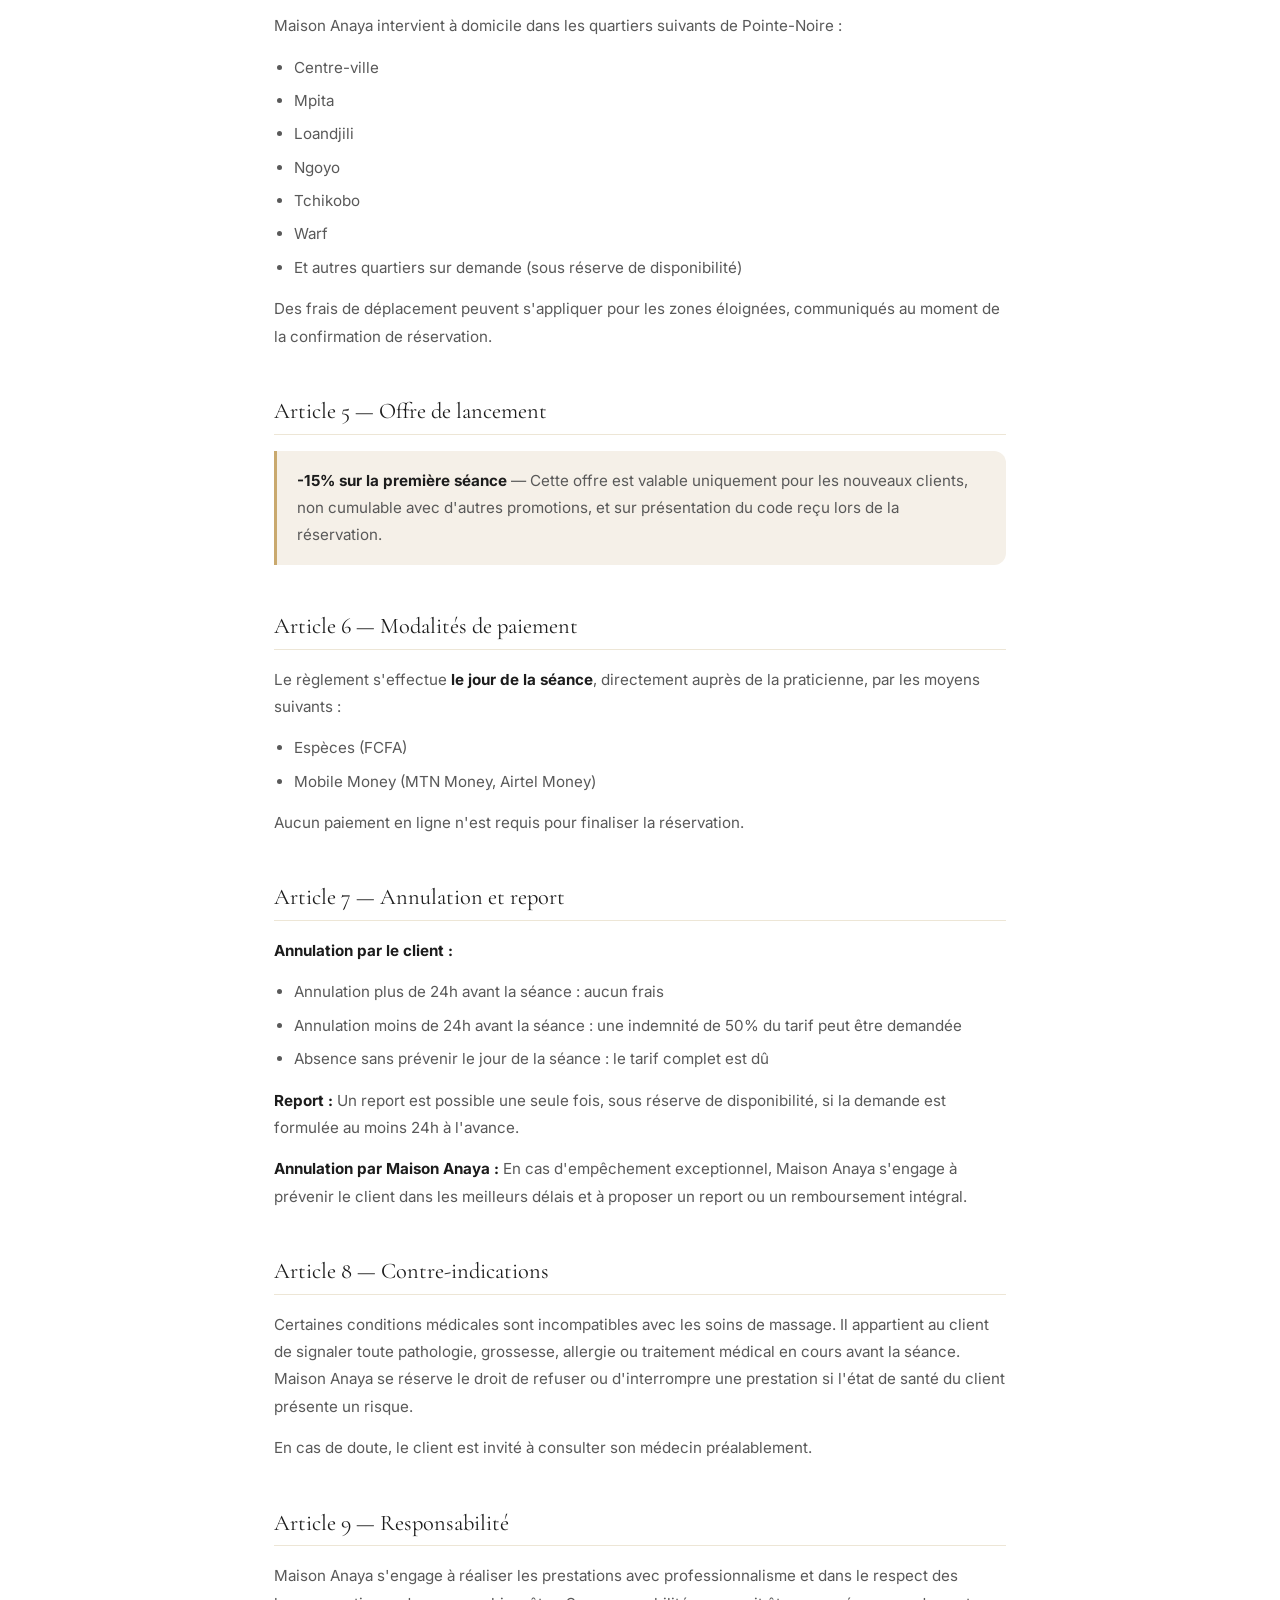
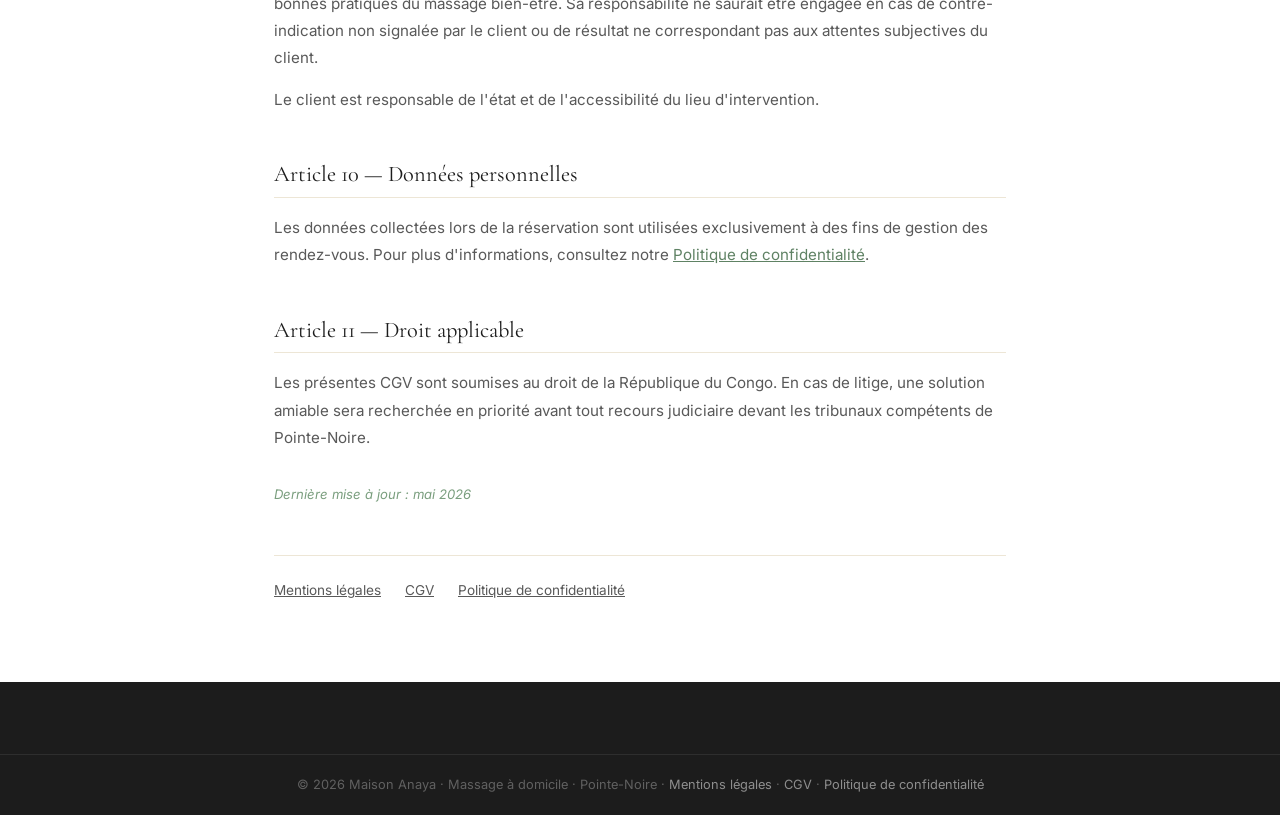
<file: cgv.html>
<!DOCTYPE html>
<html lang="fr">
<head>
  <meta charset="UTF-8" />
  <meta name="viewport" content="width=device-width, initial-scale=1.0, viewport-fit=cover" />
  <title>Conditions Générales de Vente — Maison Anaya</title>
  <link rel="preconnect" href="https://fonts.googleapis.com" />
  <link rel="preconnect" href="https://fonts.gstatic.com" crossorigin />
  <link href="https://fonts.googleapis.com/css2?family=Cormorant+Garamond:ital,wght@0,300;0,400;0,600;1,300;1,400&family=Inter:wght@300;400;500;600&display=swap" rel="stylesheet" />
  <link rel="icon" type="image/png" href="images/favicon.png" />
  <link rel="stylesheet" href="style.css" />
  <style>
    .legal-hero {
      background: var(--dark);
      padding: 100px 0 60px;
      text-align: center;
    }
    .legal-hero__eyebrow {
      color: var(--gold);
      font-size: .75rem;
      letter-spacing: .15em;
      text-transform: uppercase;
      margin-bottom: 12px;
    }
    .legal-hero__title {
      color: var(--white);
      font-size: clamp(2rem, 4vw, 3rem);
      font-family: var(--font-serif);
      font-weight: 400;
    }
    .legal-hero__title em { color: var(--gold); font-style: italic; }
    .legal-content {
      max-width: 780px;
      margin: 0 auto;
      padding: 64px 24px 80px;
    }
    .legal-content h2 {
      font-size: 1.4rem;
      color: var(--dark);
      margin: 48px 0 16px;
      padding-bottom: 10px;
      border-bottom: 1px solid var(--beige-dark);
    }
    .legal-content h2:first-of-type { margin-top: 0; }
    .legal-content p {
      color: var(--gray);
      line-height: 1.8;
      margin-bottom: 14px;
      font-size: .95rem;
    }
    .legal-content ul {
      margin: 0 0 14px 20px;
      color: var(--gray);
      font-size: .95rem;
      line-height: 1.8;
    }
    .legal-content li { margin-bottom: 6px; }
    .legal-content strong { color: var(--dark); }
    .legal-content a { color: var(--sage-dark); text-decoration: underline; }
    .legal-back {
      display: inline-flex;
      align-items: center;
      gap: 8px;
      color: var(--sage-dark);
      font-size: .85rem;
      font-weight: 500;
      margin-bottom: 48px;
    }
    .legal-back svg { width: 16px; height: 16px; }
    .tarif-table {
      width: 100%;
      border-collapse: collapse;
      margin: 16px 0 24px;
      font-size: .9rem;
    }
    .tarif-table th {
      background: var(--dark);
      color: var(--white);
      padding: 10px 16px;
      text-align: left;
      font-weight: 500;
    }
    .tarif-table td {
      padding: 10px 16px;
      border-bottom: 1px solid var(--beige-dark);
      color: var(--gray);
    }
    .tarif-table tr:nth-child(even) td { background: var(--beige); }
    .tarif-table td:last-child { font-weight: 600; color: var(--dark); }
    .legal-footer-links {
      display: flex;
      gap: 24px;
      flex-wrap: wrap;
      margin-top: 48px;
      padding-top: 24px;
      border-top: 1px solid var(--beige-dark);
    }
    .legal-footer-links a { color: var(--gray); font-size: .85rem; }
    .legal-footer-links a:hover { color: var(--sage-dark); }
    .highlight-box {
      background: var(--beige);
      border-left: 3px solid var(--gold);
      border-radius: 0 var(--radius) var(--radius) 0;
      padding: 16px 20px;
      margin: 16px 0;
    }
    .highlight-box p { margin: 0; }
  </style>
</head>
<body>

  <header class="header scrolled" id="header">
    <div class="container header__inner">
      <a href="index.html" class="logo">
        <img src="images/logo.webp" alt="Maison Anaya" class="logo__img" />
      </a>
      <nav class="nav">
        <a href="index.html#services">Soins</a>
        <a href="index.html#about">À propos</a>
        <a href="index.html#avis">Avis</a>
      </nav>
      <a href="index.html#reservation" class="btn btn--primary header__cta">Réserver</a>
    </div>
  </header>

  <div class="legal-hero">
    <div class="container">
      <p class="legal-hero__eyebrow">Conditions commerciales</p>
      <h1 class="legal-hero__title">Conditions Générales <em>de Vente</em></h1>
    </div>
  </div>

  <div class="container">
    <div class="legal-content">

      <a href="index.html" class="legal-back">
        <svg viewBox="0 0 24 24" fill="none" stroke="currentColor" stroke-width="1.8" stroke-linecap="round" stroke-linejoin="round"><path d="M19 12H5M12 5l-7 7 7 7"/></svg>
        Retour à l'accueil
      </a>

      <h2>Article 1 — Objet</h2>
      <p>Les présentes Conditions Générales de Vente (CGV) régissent les relations contractuelles entre <strong>Maison Anaya</strong>, prestataire de services de massage à domicile (ci-après « Maison Anaya ») et toute personne physique souhaitant bénéficier de ses services (ci-après « le Client »).</p>
      <p>Toute réservation implique l'acceptation pleine et entière des présentes CGV par le Client.</p>

      <h2>Article 2 — Services proposés</h2>
      <p>Maison Anaya propose des soins de massage à domicile à Pointe-Noire et dans les quartiers environnants. Les prestations disponibles sont les suivantes :</p>

      <table class="tarif-table">
        <thead>
          <tr>
            <th>Soin</th>
            <th>Durée</th>
            <th>Tarif</th>
          </tr>
        </thead>
        <tbody>
          <tr><td>Massage Relaxant</td><td>60 min</td><td>25 000 FCFA</td></tr>
          <tr><td>Massage Relaxant</td><td>90 min</td><td>35 000 FCFA</td></tr>
          <tr><td>Massage Tensions Profondes</td><td>60 min</td><td>30 000 FCFA</td></tr>
          <tr><td>Massage Sportif</td><td>30 min</td><td>20 000 FCFA</td></tr>
          <tr><td>Massage Sportif</td><td>60 min</td><td>35 000 FCFA</td></tr>
          <tr><td>Massage à la Bougie Chaude</td><td>60 min</td><td>30 000 FCFA</td></tr>
          <tr><td>Massage à la Bougie Chaude</td><td>90 min</td><td>40 000 FCFA</td></tr>
          <tr><td>Massage Pieds Relaxant</td><td>30 min</td><td>12 000 FCFA</td></tr>
          <tr><td>Massage Dos, Nuque &amp; Épaules</td><td>30 min</td><td>15 000 FCFA</td></tr>
        </tbody>
      </table>

      <p>Les tarifs sont indiqués en Francs CFA (FCFA) et sont susceptibles d'être modifiés à tout moment. Le tarif applicable est celui en vigueur au moment de la réservation.</p>

      <h2>Article 3 — Réservation</h2>
      <p>Les réservations s'effectuent exclusivement via le formulaire en ligne disponible sur le site <strong>maisonanaya.com</strong> ou par téléphone au <a href="tel:+242055716062">+242 05 571 60 62</a>.</p>
      <p>Toute réservation est soumise à un <strong>délai minimum de 24 heures</strong> avant la date souhaitée.</p>
      <p>La réservation est confirmée par Maison Anaya par WhatsApp ou email dans les meilleurs délais. En l'absence de confirmation, la réservation n'est pas garantie.</p>

      <h2>Article 4 — Zone d'intervention</h2>
      <p>Maison Anaya intervient à domicile dans les quartiers suivants de Pointe-Noire :</p>
      <ul>
        <li>Centre-ville</li>
        <li>Mpita</li>
        <li>Loandjili</li>
        <li>Ngoyo</li>
        <li>Tchikobo</li>
        <li>Warf</li>
        <li>Et autres quartiers sur demande (sous réserve de disponibilité)</li>
      </ul>
      <p>Des frais de déplacement peuvent s'appliquer pour les zones éloignées, communiqués au moment de la confirmation de réservation.</p>

      <h2>Article 5 — Offre de lancement</h2>
      <div class="highlight-box">
        <p><strong>-15% sur la première séance</strong> — Cette offre est valable uniquement pour les nouveaux clients, non cumulable avec d'autres promotions, et sur présentation du code reçu lors de la réservation.</p>
      </div>

      <h2>Article 6 — Modalités de paiement</h2>
      <p>Le règlement s'effectue <strong>le jour de la séance</strong>, directement auprès de la praticienne, par les moyens suivants :</p>
      <ul>
        <li>Espèces (FCFA)</li>
        <li>Mobile Money (MTN Money, Airtel Money)</li>
      </ul>
      <p>Aucun paiement en ligne n'est requis pour finaliser la réservation.</p>

      <h2>Article 7 — Annulation et report</h2>
      <p><strong>Annulation par le client :</strong></p>
      <ul>
        <li>Annulation plus de 24h avant la séance : aucun frais</li>
        <li>Annulation moins de 24h avant la séance : une indemnité de 50% du tarif peut être demandée</li>
        <li>Absence sans prévenir le jour de la séance : le tarif complet est dû</li>
      </ul>
      <p><strong>Report :</strong> Un report est possible une seule fois, sous réserve de disponibilité, si la demande est formulée au moins 24h à l'avance.</p>
      <p><strong>Annulation par Maison Anaya :</strong> En cas d'empêchement exceptionnel, Maison Anaya s'engage à prévenir le client dans les meilleurs délais et à proposer un report ou un remboursement intégral.</p>

      <h2>Article 8 — Contre-indications</h2>
      <p>Certaines conditions médicales sont incompatibles avec les soins de massage. Il appartient au client de signaler toute pathologie, grossesse, allergie ou traitement médical en cours avant la séance. Maison Anaya se réserve le droit de refuser ou d'interrompre une prestation si l'état de santé du client présente un risque.</p>
      <p>En cas de doute, le client est invité à consulter son médecin préalablement.</p>

      <h2>Article 9 — Responsabilité</h2>
      <p>Maison Anaya s'engage à réaliser les prestations avec professionnalisme et dans le respect des bonnes pratiques du massage bien-être. Sa responsabilité ne saurait être engagée en cas de contre-indication non signalée par le client ou de résultat ne correspondant pas aux attentes subjectives du client.</p>
      <p>Le client est responsable de l'état et de l'accessibilité du lieu d'intervention.</p>

      <h2>Article 10 — Données personnelles</h2>
      <p>Les données collectées lors de la réservation sont utilisées exclusivement à des fins de gestion des rendez-vous. Pour plus d'informations, consultez notre <a href="politique-de-confidentialite.html">Politique de confidentialité</a>.</p>

      <h2>Article 11 — Droit applicable</h2>
      <p>Les présentes CGV sont soumises au droit de la République du Congo. En cas de litige, une solution amiable sera recherchée en priorité avant tout recours judiciaire devant les tribunaux compétents de Pointe-Noire.</p>

      <p style="margin-top:32px;font-size:.82rem;color:var(--gray)"><em>Dernière mise à jour : mai 2026</em></p>

      <div class="legal-footer-links">
        <a href="mentions-legales.html">Mentions légales</a>
        <a href="cgv.html">CGV</a>
        <a href="politique-de-confidentialite.html">Politique de confidentialité</a>
      </div>

    </div>
  </div>

  <footer class="footer">
    <div class="footer__bottom">
      <div class="container">
        <p>© 2026 Maison Anaya · Massage à domicile · Pointe-Noire · <a href="mentions-legales.html">Mentions légales</a> · <a href="cgv.html">CGV</a> · <a href="politique-de-confidentialite.html">Politique de confidentialité</a></p>
      </div>
    </div>
  </footer>

</body>
</html>
</file>
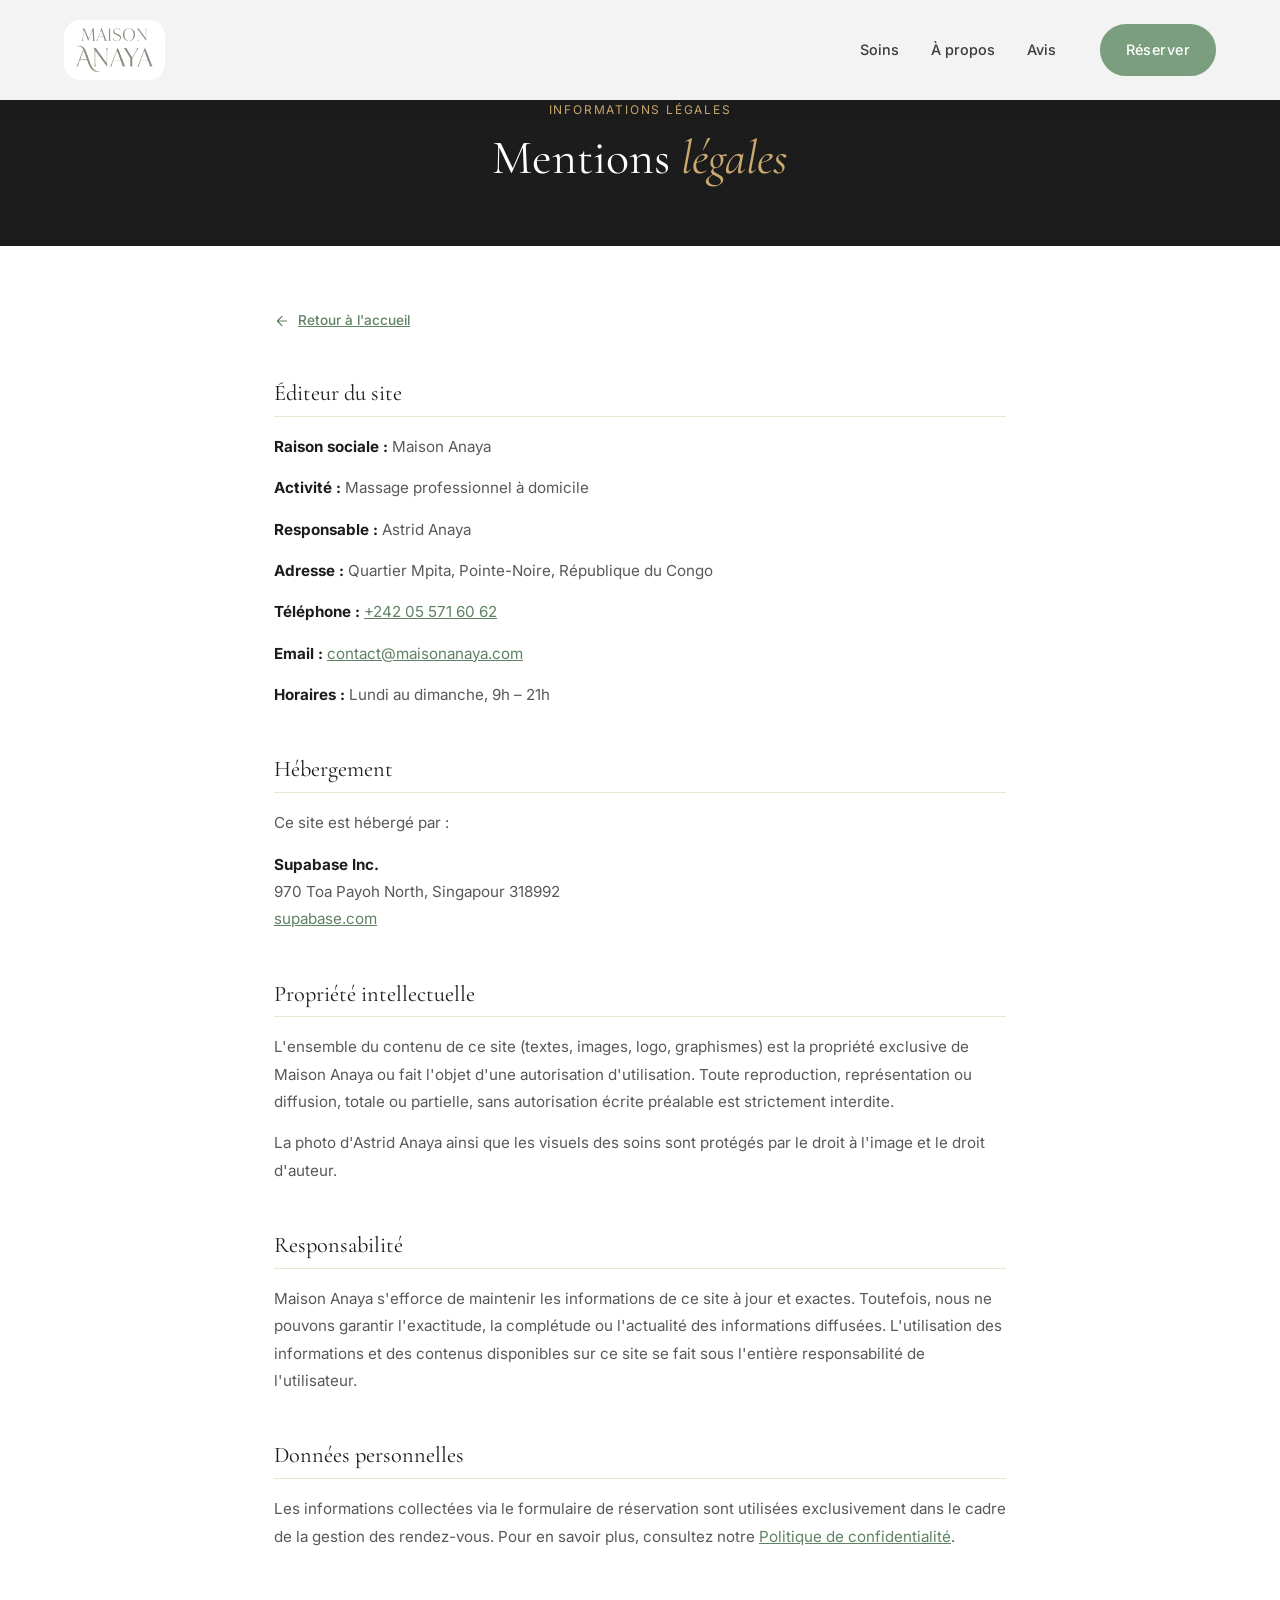
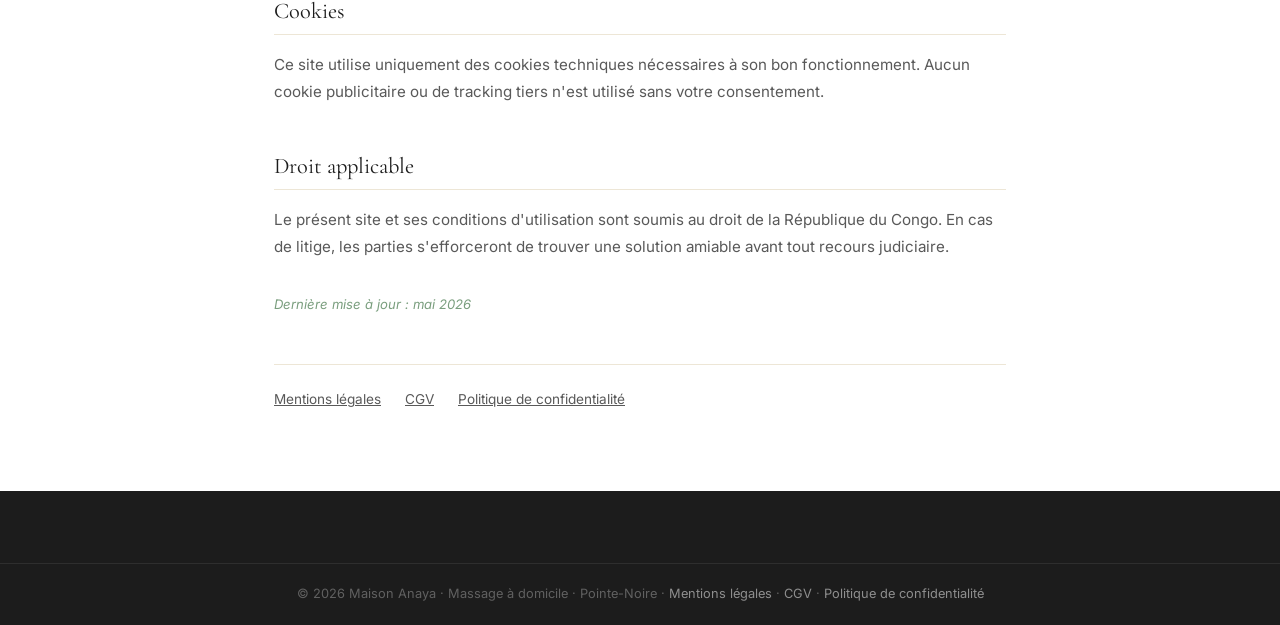
<file: mentions-legales.html>
<!DOCTYPE html>
<html lang="fr">
<head>
  <meta charset="UTF-8" />
  <meta name="viewport" content="width=device-width, initial-scale=1.0, viewport-fit=cover" />
  <title>Mentions légales — Maison Anaya</title>
  <link rel="preconnect" href="https://fonts.googleapis.com" />
  <link rel="preconnect" href="https://fonts.gstatic.com" crossorigin />
  <link href="https://fonts.googleapis.com/css2?family=Cormorant+Garamond:ital,wght@0,300;0,400;0,600;1,300;1,400&family=Inter:wght@300;400;500;600&display=swap" rel="stylesheet" />
  <link rel="icon" type="image/png" href="images/favicon.png" />
  <link rel="stylesheet" href="style.css" />
  <style>
    .legal-hero {
      background: var(--dark);
      padding: 100px 0 60px;
      text-align: center;
    }
    .legal-hero__eyebrow {
      color: var(--gold);
      font-size: .75rem;
      letter-spacing: .15em;
      text-transform: uppercase;
      margin-bottom: 12px;
    }
    .legal-hero__title {
      color: var(--white);
      font-size: clamp(2rem, 4vw, 3rem);
      font-family: var(--font-serif);
      font-weight: 400;
    }
    .legal-hero__title em { color: var(--gold); font-style: italic; }
    .legal-content {
      max-width: 780px;
      margin: 0 auto;
      padding: 64px 24px 80px;
    }
    .legal-content h2 {
      font-size: 1.4rem;
      color: var(--dark);
      margin: 48px 0 16px;
      padding-bottom: 10px;
      border-bottom: 1px solid var(--beige-dark);
    }
    .legal-content h2:first-of-type { margin-top: 0; }
    .legal-content p {
      color: var(--gray);
      line-height: 1.8;
      margin-bottom: 14px;
      font-size: .95rem;
    }
    .legal-content strong { color: var(--dark); }
    .legal-content a { color: var(--sage-dark); text-decoration: underline; }
    .legal-back {
      display: inline-flex;
      align-items: center;
      gap: 8px;
      color: var(--sage-dark);
      font-size: .85rem;
      font-weight: 500;
      margin-bottom: 48px;
    }
    .legal-back svg { width: 16px; height: 16px; }
    .legal-footer-links {
      display: flex;
      gap: 24px;
      flex-wrap: wrap;
      margin-top: 48px;
      padding-top: 24px;
      border-top: 1px solid var(--beige-dark);
    }
    .legal-footer-links a {
      color: var(--gray);
      font-size: .85rem;
    }
    .legal-footer-links a:hover { color: var(--sage-dark); }
  </style>
</head>
<body>

  <header class="header scrolled" id="header">
    <div class="container header__inner">
      <a href="index.html" class="logo">
        <img src="images/logo.webp" alt="Maison Anaya" class="logo__img" />
      </a>
      <nav class="nav">
        <a href="index.html#services">Soins</a>
        <a href="index.html#about">À propos</a>
        <a href="index.html#avis">Avis</a>
      </nav>
      <a href="index.html#reservation" class="btn btn--primary header__cta">Réserver</a>
    </div>
  </header>

  <div class="legal-hero">
    <div class="container">
      <p class="legal-hero__eyebrow">Informations légales</p>
      <h1 class="legal-hero__title">Mentions <em>légales</em></h1>
    </div>
  </div>

  <div class="container">
    <div class="legal-content">

      <a href="index.html" class="legal-back">
        <svg viewBox="0 0 24 24" fill="none" stroke="currentColor" stroke-width="1.8" stroke-linecap="round" stroke-linejoin="round"><path d="M19 12H5M12 5l-7 7 7 7"/></svg>
        Retour à l'accueil
      </a>

      <h2>Éditeur du site</h2>
      <p><strong>Raison sociale :</strong> Maison Anaya</p>
      <p><strong>Activité :</strong> Massage professionnel à domicile</p>
      <p><strong>Responsable :</strong> Astrid Anaya</p>
      <p><strong>Adresse :</strong> Quartier Mpita, Pointe-Noire, République du Congo</p>
      <p><strong>Téléphone :</strong> <a href="tel:+242055716062">+242 05 571 60 62</a></p>
      <p><strong>Email :</strong> <a href="mailto:contact@maisonanaya.com">contact@maisonanaya.com</a></p>
      <p><strong>Horaires :</strong> Lundi au dimanche, 9h – 21h</p>

      <h2>Hébergement</h2>
      <p>Ce site est hébergé par :</p>
      <p><strong>Supabase Inc.</strong><br />
      970 Toa Payoh North, Singapour 318992<br />
      <a href="https://supabase.com" target="_blank" rel="noopener">supabase.com</a></p>

      <h2>Propriété intellectuelle</h2>
      <p>L'ensemble du contenu de ce site (textes, images, logo, graphismes) est la propriété exclusive de Maison Anaya ou fait l'objet d'une autorisation d'utilisation. Toute reproduction, représentation ou diffusion, totale ou partielle, sans autorisation écrite préalable est strictement interdite.</p>
      <p>La photo d'Astrid Anaya ainsi que les visuels des soins sont protégés par le droit à l'image et le droit d'auteur.</p>

      <h2>Responsabilité</h2>
      <p>Maison Anaya s'efforce de maintenir les informations de ce site à jour et exactes. Toutefois, nous ne pouvons garantir l'exactitude, la complétude ou l'actualité des informations diffusées. L'utilisation des informations et des contenus disponibles sur ce site se fait sous l'entière responsabilité de l'utilisateur.</p>

      <h2>Données personnelles</h2>
      <p>Les informations collectées via le formulaire de réservation sont utilisées exclusivement dans le cadre de la gestion des rendez-vous. Pour en savoir plus, consultez notre <a href="politique-de-confidentialite.html">Politique de confidentialité</a>.</p>

      <h2>Cookies</h2>
      <p>Ce site utilise uniquement des cookies techniques nécessaires à son bon fonctionnement. Aucun cookie publicitaire ou de tracking tiers n'est utilisé sans votre consentement.</p>

      <h2>Droit applicable</h2>
      <p>Le présent site et ses conditions d'utilisation sont soumis au droit de la République du Congo. En cas de litige, les parties s'efforceront de trouver une solution amiable avant tout recours judiciaire.</p>

      <p style="margin-top:32px;font-size:.82rem;color:var(--gray)"><em>Dernière mise à jour : mai 2026</em></p>

      <div class="legal-footer-links">
        <a href="mentions-legales.html">Mentions légales</a>
        <a href="cgv.html">CGV</a>
        <a href="politique-de-confidentialite.html">Politique de confidentialité</a>
      </div>

    </div>
  </div>

  <footer class="footer">
    <div class="footer__bottom">
      <div class="container">
        <p>© 2026 Maison Anaya · Massage à domicile · Pointe-Noire · <a href="mentions-legales.html">Mentions légales</a> · <a href="cgv.html">CGV</a> · <a href="politique-de-confidentialite.html">Politique de confidentialité</a></p>
      </div>
    </div>
  </footer>

</body>
</html>
</file>
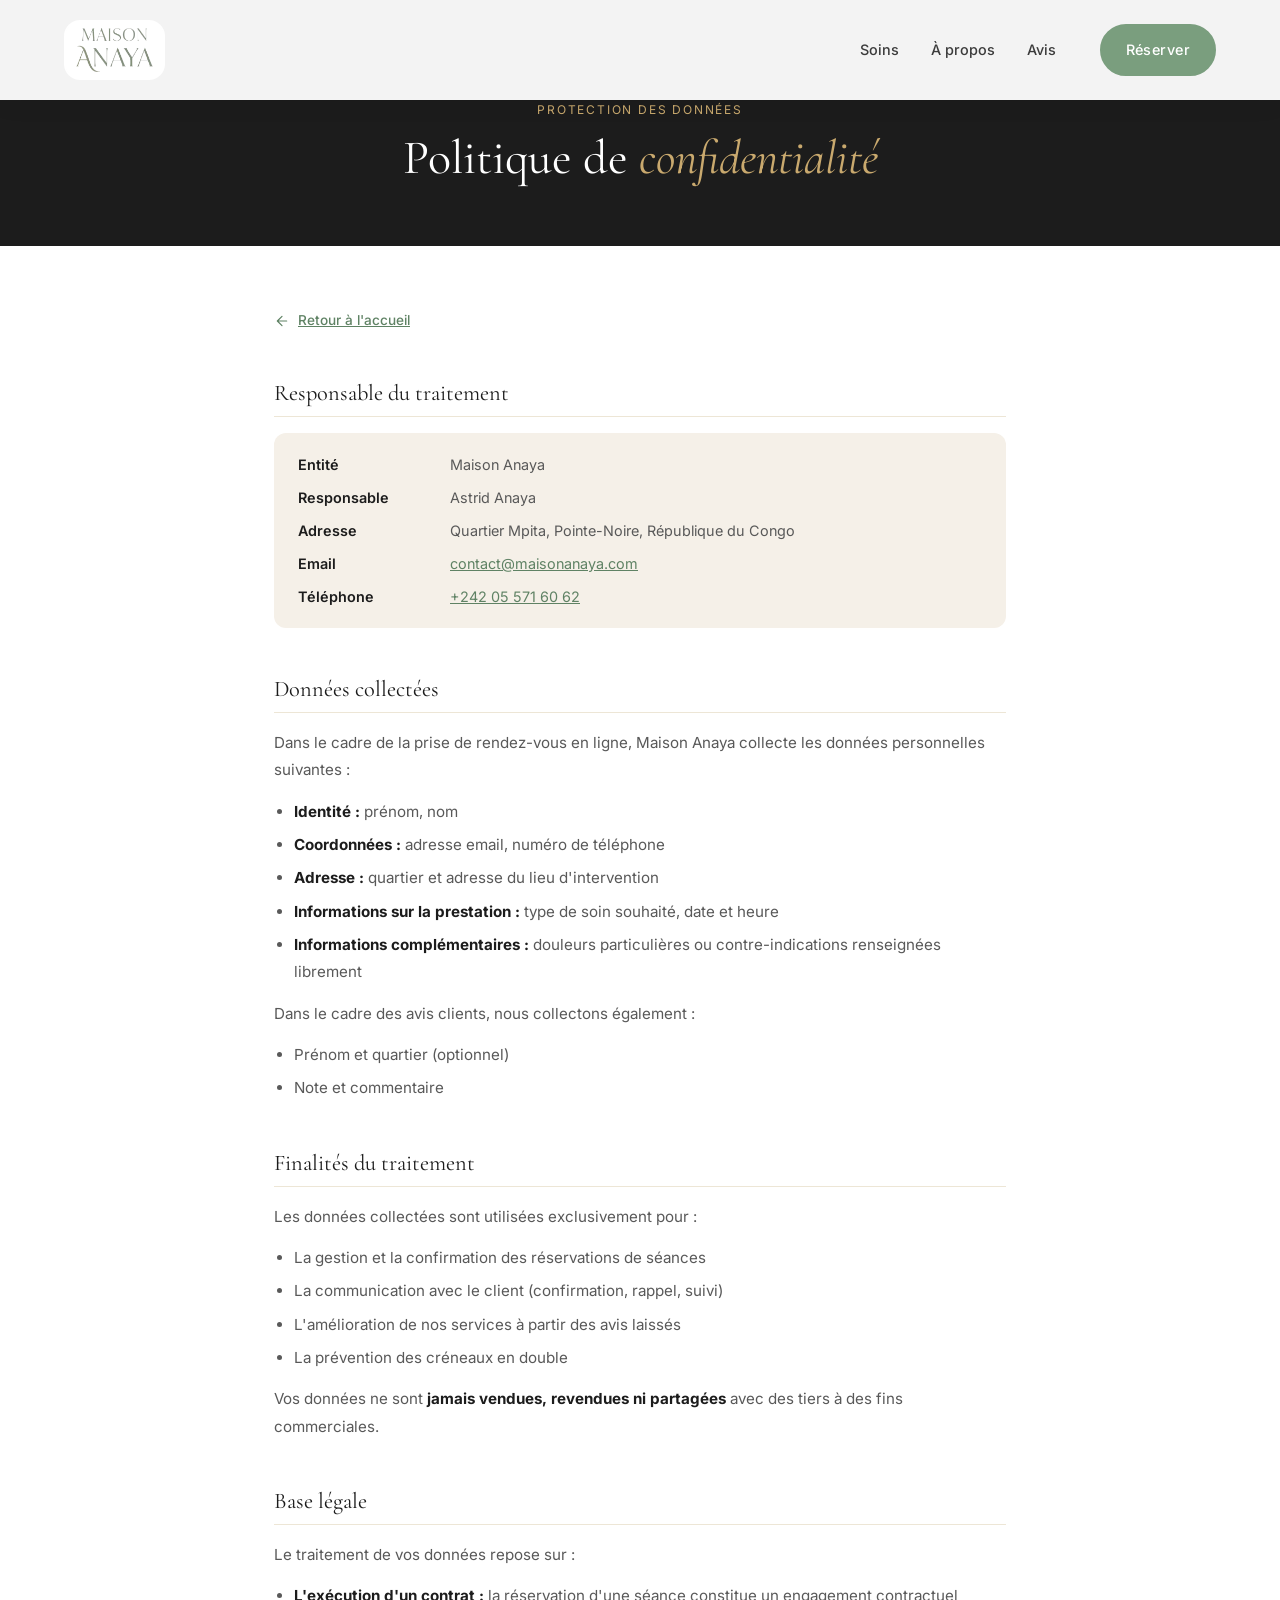
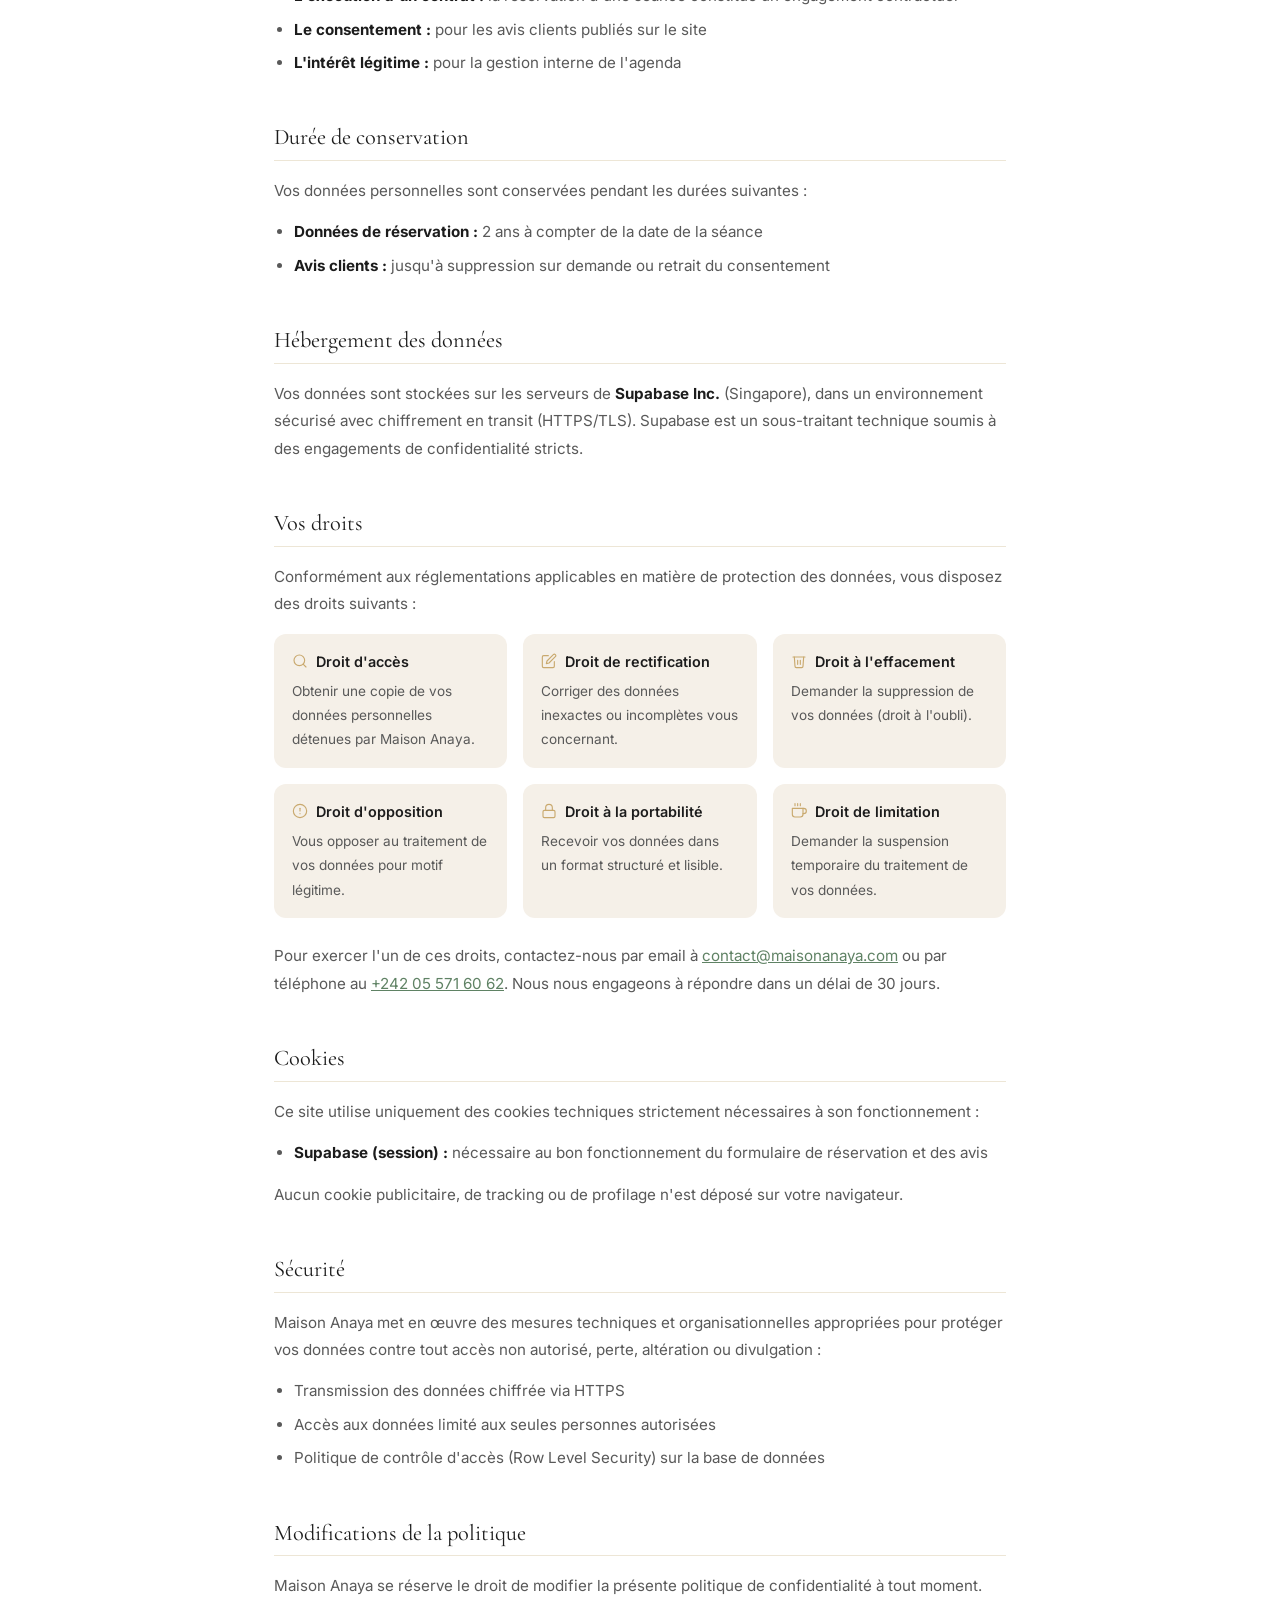
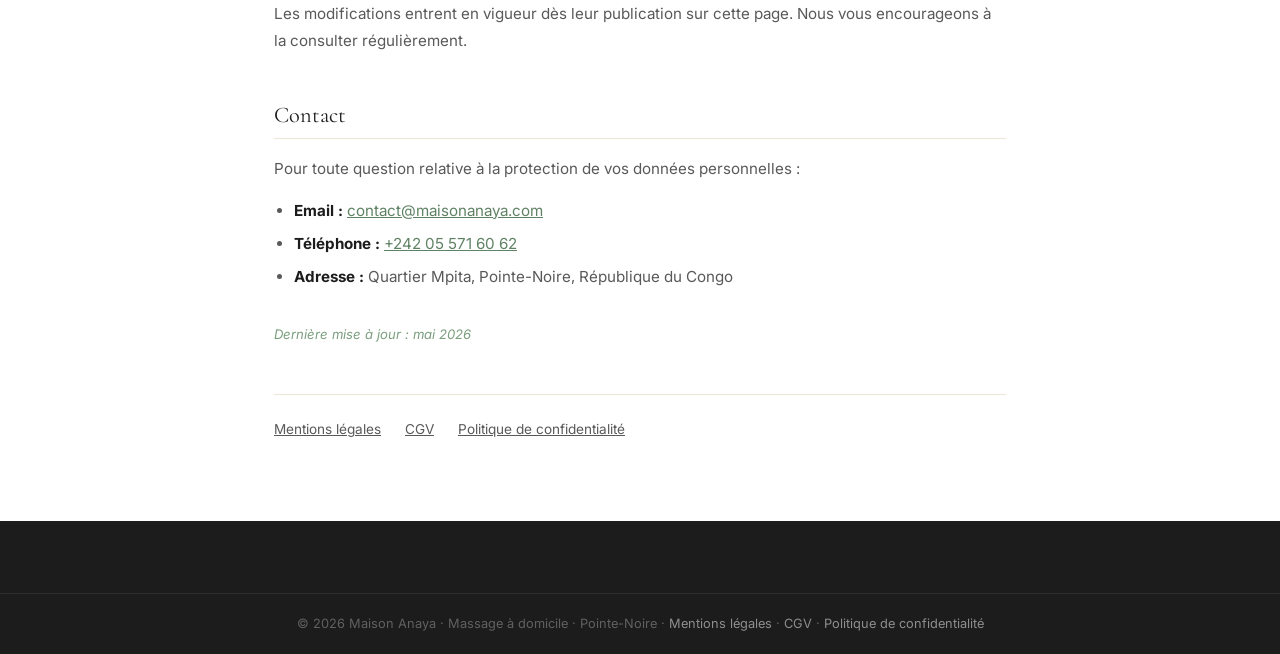
<file: politique-de-confidentialite.html>
<!DOCTYPE html>
<html lang="fr">
<head>
  <meta charset="UTF-8" />
  <meta name="viewport" content="width=device-width, initial-scale=1.0, viewport-fit=cover" />
  <title>Politique de confidentialité — Maison Anaya</title>
  <link rel="preconnect" href="https://fonts.googleapis.com" />
  <link rel="preconnect" href="https://fonts.gstatic.com" crossorigin />
  <link href="https://fonts.googleapis.com/css2?family=Cormorant+Garamond:ital,wght@0,300;0,400;0,600;1,300;1,400&family=Inter:wght@300;400;500;600&display=swap" rel="stylesheet" />
  <link rel="icon" type="image/png" href="images/favicon.png" />
  <link rel="stylesheet" href="style.css" />
  <style>
    .legal-hero {
      background: var(--dark);
      padding: 100px 0 60px;
      text-align: center;
    }
    .legal-hero__eyebrow {
      color: var(--gold);
      font-size: .75rem;
      letter-spacing: .15em;
      text-transform: uppercase;
      margin-bottom: 12px;
    }
    .legal-hero__title {
      color: var(--white);
      font-size: clamp(2rem, 4vw, 3rem);
      font-family: var(--font-serif);
      font-weight: 400;
    }
    .legal-hero__title em { color: var(--gold); font-style: italic; }
    .legal-content {
      max-width: 780px;
      margin: 0 auto;
      padding: 64px 24px 80px;
    }
    .legal-content h2 {
      font-size: 1.4rem;
      color: var(--dark);
      margin: 48px 0 16px;
      padding-bottom: 10px;
      border-bottom: 1px solid var(--beige-dark);
    }
    .legal-content h2:first-of-type { margin-top: 0; }
    .legal-content p {
      color: var(--gray);
      line-height: 1.8;
      margin-bottom: 14px;
      font-size: .95rem;
    }
    .legal-content ul {
      margin: 0 0 14px 20px;
      color: var(--gray);
      font-size: .95rem;
      line-height: 1.8;
    }
    .legal-content li { margin-bottom: 6px; }
    .legal-content strong { color: var(--dark); }
    .legal-content a { color: var(--sage-dark); text-decoration: underline; }
    .legal-back {
      display: inline-flex;
      align-items: center;
      gap: 8px;
      color: var(--sage-dark);
      font-size: .85rem;
      font-weight: 500;
      margin-bottom: 48px;
    }
    .legal-back svg { width: 16px; height: 16px; }
    .data-card {
      background: var(--beige);
      border-radius: var(--radius);
      padding: 20px 24px;
      margin: 16px 0 24px;
      display: grid;
      gap: 10px;
    }
    .data-card__row {
      display: flex;
      gap: 12px;
      font-size: .9rem;
      align-items: flex-start;
    }
    .data-card__label {
      font-weight: 600;
      color: var(--dark);
      min-width: 140px;
      flex-shrink: 0;
    }
    .data-card__val { color: var(--gray); }
    .legal-footer-links {
      display: flex;
      gap: 24px;
      flex-wrap: wrap;
      margin-top: 48px;
      padding-top: 24px;
      border-top: 1px solid var(--beige-dark);
    }
    .legal-footer-links a { color: var(--gray); font-size: .85rem; }
    .legal-footer-links a:hover { color: var(--sage-dark); }
    .rights-grid {
      display: grid;
      grid-template-columns: repeat(auto-fit, minmax(220px, 1fr));
      gap: 16px;
      margin: 16px 0 24px;
    }
    .right-item {
      background: var(--beige);
      border-radius: var(--radius);
      padding: 16px 18px;
    }
    .right-item__title {
      font-weight: 600;
      color: var(--dark);
      font-size: .9rem;
      margin-bottom: 6px;
      display: flex;
      align-items: center;
      gap: 8px;
    }
    .right-item__title svg { width: 16px; height: 16px; stroke: var(--gold); }
    .right-item p { font-size: .85rem; margin: 0; }
  </style>
</head>
<body>

  <header class="header scrolled" id="header">
    <div class="container header__inner">
      <a href="index.html" class="logo">
        <img src="images/logo.webp" alt="Maison Anaya" class="logo__img" />
      </a>
      <nav class="nav">
        <a href="index.html#services">Soins</a>
        <a href="index.html#about">À propos</a>
        <a href="index.html#avis">Avis</a>
      </nav>
      <a href="index.html#reservation" class="btn btn--primary header__cta">Réserver</a>
    </div>
  </header>

  <div class="legal-hero">
    <div class="container">
      <p class="legal-hero__eyebrow">Protection des données</p>
      <h1 class="legal-hero__title">Politique de <em>confidentialité</em></h1>
    </div>
  </div>

  <div class="container">
    <div class="legal-content">

      <a href="index.html" class="legal-back">
        <svg viewBox="0 0 24 24" fill="none" stroke="currentColor" stroke-width="1.8" stroke-linecap="round" stroke-linejoin="round"><path d="M19 12H5M12 5l-7 7 7 7"/></svg>
        Retour à l'accueil
      </a>

      <h2>Responsable du traitement</h2>
      <div class="data-card">
        <div class="data-card__row"><span class="data-card__label">Entité</span><span class="data-card__val">Maison Anaya</span></div>
        <div class="data-card__row"><span class="data-card__label">Responsable</span><span class="data-card__val">Astrid Anaya</span></div>
        <div class="data-card__row"><span class="data-card__label">Adresse</span><span class="data-card__val">Quartier Mpita, Pointe-Noire, République du Congo</span></div>
        <div class="data-card__row"><span class="data-card__label">Email</span><span class="data-card__val"><a href="mailto:contact@maisonanaya.com">contact@maisonanaya.com</a></span></div>
        <div class="data-card__row"><span class="data-card__label">Téléphone</span><span class="data-card__val"><a href="tel:+242055716062">+242 05 571 60 62</a></span></div>
      </div>

      <h2>Données collectées</h2>
      <p>Dans le cadre de la prise de rendez-vous en ligne, Maison Anaya collecte les données personnelles suivantes :</p>
      <ul>
        <li><strong>Identité :</strong> prénom, nom</li>
        <li><strong>Coordonnées :</strong> adresse email, numéro de téléphone</li>
        <li><strong>Adresse :</strong> quartier et adresse du lieu d'intervention</li>
        <li><strong>Informations sur la prestation :</strong> type de soin souhaité, date et heure</li>
        <li><strong>Informations complémentaires :</strong> douleurs particulières ou contre-indications renseignées librement</li>
      </ul>
      <p>Dans le cadre des avis clients, nous collectons également :</p>
      <ul>
        <li>Prénom et quartier (optionnel)</li>
        <li>Note et commentaire</li>
      </ul>

      <h2>Finalités du traitement</h2>
      <p>Les données collectées sont utilisées exclusivement pour :</p>
      <ul>
        <li>La gestion et la confirmation des réservations de séances</li>
        <li>La communication avec le client (confirmation, rappel, suivi)</li>
        <li>L'amélioration de nos services à partir des avis laissés</li>
        <li>La prévention des créneaux en double</li>
      </ul>
      <p>Vos données ne sont <strong>jamais vendues, revendues ni partagées</strong> avec des tiers à des fins commerciales.</p>

      <h2>Base légale</h2>
      <p>Le traitement de vos données repose sur :</p>
      <ul>
        <li><strong>L'exécution d'un contrat :</strong> la réservation d'une séance constitue un engagement contractuel</li>
        <li><strong>Le consentement :</strong> pour les avis clients publiés sur le site</li>
        <li><strong>L'intérêt légitime :</strong> pour la gestion interne de l'agenda</li>
      </ul>

      <h2>Durée de conservation</h2>
      <p>Vos données personnelles sont conservées pendant les durées suivantes :</p>
      <ul>
        <li><strong>Données de réservation :</strong> 2 ans à compter de la date de la séance</li>
        <li><strong>Avis clients :</strong> jusqu'à suppression sur demande ou retrait du consentement</li>
      </ul>

      <h2>Hébergement des données</h2>
      <p>Vos données sont stockées sur les serveurs de <strong>Supabase Inc.</strong> (Singapore), dans un environnement sécurisé avec chiffrement en transit (HTTPS/TLS). Supabase est un sous-traitant technique soumis à des engagements de confidentialité stricts.</p>

      <h2>Vos droits</h2>
      <p>Conformément aux réglementations applicables en matière de protection des données, vous disposez des droits suivants :</p>

      <div class="rights-grid">
        <div class="right-item">
          <div class="right-item__title">
            <svg viewBox="0 0 24 24" fill="none" stroke="currentColor" stroke-width="1.7" stroke-linecap="round" stroke-linejoin="round"><circle cx="11" cy="11" r="8"/><path d="M21 21l-4.35-4.35"/></svg>
            Droit d'accès
          </div>
          <p>Obtenir une copie de vos données personnelles détenues par Maison Anaya.</p>
        </div>
        <div class="right-item">
          <div class="right-item__title">
            <svg viewBox="0 0 24 24" fill="none" stroke="currentColor" stroke-width="1.7" stroke-linecap="round" stroke-linejoin="round"><path d="M11 4H4a2 2 0 00-2 2v14a2 2 0 002 2h14a2 2 0 002-2v-7"/><path d="M18.5 2.5a2.121 2.121 0 013 3L12 15l-4 1 1-4 9.5-9.5z"/></svg>
            Droit de rectification
          </div>
          <p>Corriger des données inexactes ou incomplètes vous concernant.</p>
        </div>
        <div class="right-item">
          <div class="right-item__title">
            <svg viewBox="0 0 24 24" fill="none" stroke="currentColor" stroke-width="1.7" stroke-linecap="round" stroke-linejoin="round"><polyline points="3 6 5 6 21 6"/><path d="M19 6l-1 14a2 2 0 01-2 2H8a2 2 0 01-2-2L5 6"/><path d="M10 11v6M14 11v6"/></svg>
            Droit à l'effacement
          </div>
          <p>Demander la suppression de vos données (droit à l'oubli).</p>
        </div>
        <div class="right-item">
          <div class="right-item__title">
            <svg viewBox="0 0 24 24" fill="none" stroke="currentColor" stroke-width="1.7" stroke-linecap="round" stroke-linejoin="round"><circle cx="12" cy="12" r="10"/><line x1="12" y1="8" x2="12" y2="12"/><line x1="12" y1="16" x2="12.01" y2="16"/></svg>
            Droit d'opposition
          </div>
          <p>Vous opposer au traitement de vos données pour motif légitime.</p>
        </div>
        <div class="right-item">
          <div class="right-item__title">
            <svg viewBox="0 0 24 24" fill="none" stroke="currentColor" stroke-width="1.7" stroke-linecap="round" stroke-linejoin="round"><rect x="3" y="11" width="18" height="11" rx="2" ry="2"/><path d="M7 11V7a5 5 0 0110 0v4"/></svg>
            Droit à la portabilité
          </div>
          <p>Recevoir vos données dans un format structuré et lisible.</p>
        </div>
        <div class="right-item">
          <div class="right-item__title">
            <svg viewBox="0 0 24 24" fill="none" stroke="currentColor" stroke-width="1.7" stroke-linecap="round" stroke-linejoin="round"><path d="M18 8h1a4 4 0 010 8h-1"/><path d="M2 8h16v9a4 4 0 01-4 4H6a4 4 0 01-4-4V8z"/><line x1="6" y1="1" x2="6" y2="4"/><line x1="10" y1="1" x2="10" y2="4"/><line x1="14" y1="1" x2="14" y2="4"/></svg>
            Droit de limitation
          </div>
          <p>Demander la suspension temporaire du traitement de vos données.</p>
        </div>
      </div>

      <p>Pour exercer l'un de ces droits, contactez-nous par email à <a href="mailto:contact@maisonanaya.com">contact@maisonanaya.com</a> ou par téléphone au <a href="tel:+242055716062">+242 05 571 60 62</a>. Nous nous engageons à répondre dans un délai de 30 jours.</p>

      <h2>Cookies</h2>
      <p>Ce site utilise uniquement des cookies techniques strictement nécessaires à son fonctionnement :</p>
      <ul>
        <li><strong>Supabase (session) :</strong> nécessaire au bon fonctionnement du formulaire de réservation et des avis</li>
      </ul>
      <p>Aucun cookie publicitaire, de tracking ou de profilage n'est déposé sur votre navigateur.</p>

      <h2>Sécurité</h2>
      <p>Maison Anaya met en œuvre des mesures techniques et organisationnelles appropriées pour protéger vos données contre tout accès non autorisé, perte, altération ou divulgation :</p>
      <ul>
        <li>Transmission des données chiffrée via HTTPS</li>
        <li>Accès aux données limité aux seules personnes autorisées</li>
        <li>Politique de contrôle d'accès (Row Level Security) sur la base de données</li>
      </ul>

      <h2>Modifications de la politique</h2>
      <p>Maison Anaya se réserve le droit de modifier la présente politique de confidentialité à tout moment. Les modifications entrent en vigueur dès leur publication sur cette page. Nous vous encourageons à la consulter régulièrement.</p>

      <h2>Contact</h2>
      <p>Pour toute question relative à la protection de vos données personnelles :</p>
      <ul>
        <li><strong>Email :</strong> <a href="mailto:contact@maisonanaya.com">contact@maisonanaya.com</a></li>
        <li><strong>Téléphone :</strong> <a href="tel:+242055716062">+242 05 571 60 62</a></li>
        <li><strong>Adresse :</strong> Quartier Mpita, Pointe-Noire, République du Congo</li>
      </ul>

      <p style="margin-top:32px;font-size:.82rem;color:var(--gray)"><em>Dernière mise à jour : mai 2026</em></p>

      <div class="legal-footer-links">
        <a href="mentions-legales.html">Mentions légales</a>
        <a href="cgv.html">CGV</a>
        <a href="politique-de-confidentialite.html">Politique de confidentialité</a>
      </div>

    </div>
  </div>

  <footer class="footer">
    <div class="footer__bottom">
      <div class="container">
        <p>© 2026 Maison Anaya · Massage à domicile · Pointe-Noire · <a href="mentions-legales.html">Mentions légales</a> · <a href="cgv.html">CGV</a> · <a href="politique-de-confidentialite.html">Politique de confidentialité</a></p>
      </div>
    </div>
  </footer>

</body>
</html>
</file>
<file: brief-client.css>
/* ============================================================
   BRIEF CLIENT — Massage à Domicile
   Design inspiré du PDF : en-têtes teal, tableaux propres,
   badges priorité, récapitulatif numéroté
   ============================================================ */

/* ---- RESET & BASE ---- */
*, *::before, *::after { box-sizing: border-box; margin: 0; padding: 0; }

:root {
  --teal:         #2E5D4B;
  --teal-mid:     #3D7A62;
  --teal-light:   #EAF2EE;
  --gold:         #C9A96E;
  --gold-light:   #F7F0E4;
  --dark:         #1C1C1C;
  --gray:         #555;
  --gray-light:   #F5F5F5;
  --border:       #D8D8D8;
  --border-light: #EBEBEB;
  --white:        #FFFFFF;
  --priority:     #2E5D4B;

  --font:         'Inter', system-ui, sans-serif;
  --font-serif:   'Cormorant Garamond', Georgia, serif;

  --radius:       8px;
  --radius-lg:    12px;
  --shadow:       0 2px 12px rgba(0,0,0,.07);
  --shadow-md:    0 4px 24px rgba(0,0,0,.10);
}

html { font-size: 15px; scroll-behavior: smooth; }

body {
  font-family: var(--font);
  color: var(--dark);
  background: #F0EDEA;
  line-height: 1.6;
}

/* ============================================================
   DROPDOWN PARTAGER
   ============================================================ */
.share-wrap {
  position: relative;
}

.share-dropdown {
  position: absolute;
  top: calc(100% + 8px);
  right: 0;
  background: var(--white);
  border: 1px solid var(--border);
  border-radius: var(--radius-lg);
  box-shadow: var(--shadow-md);
  min-width: 180px;
  overflow: hidden;
  z-index: 200;
  animation: dropIn .18s ease;
}

@keyframes dropIn {
  from { opacity: 0; transform: translateY(-6px); }
  to   { opacity: 1; transform: translateY(0); }
}

.share-item {
  display: flex;
  align-items: center;
  gap: 10px;
  padding: 11px 16px;
  font-family: var(--font);
  font-size: .87rem;
  font-weight: 500;
  color: var(--dark);
  background: none;
  border: none;
  width: 100%;
  text-align: left;
  cursor: pointer;
  text-decoration: none;
  transition: background .15s;
  border-bottom: 1px solid var(--border-light);
}
.share-item:last-child { border-bottom: none; }
.share-item:hover { background: var(--teal-light); color: var(--teal); }
.share-item svg {
  width: 17px; height: 17px;
  flex-shrink: 0;
  opacity: .7;
}

/* ============================================================
   ACTION BAR (sticky top)
   ============================================================ */
.action-bar {
  position: sticky;
  top: 0;
  z-index: 100;
  background: var(--white);
  border-bottom: 1px solid var(--border-light);
  box-shadow: var(--shadow);
}
.action-bar__inner {
  max-width: 900px;
  margin: 0 auto;
  padding: 12px 24px;
  display: flex;
  align-items: center;
  justify-content: space-between;
  gap: 16px;
}
.action-bar__right { display: flex; gap: 10px; align-items: center; }

.back-link {
  font-size: .85rem;
  color: var(--gray);
  text-decoration: none;
  display: flex;
  align-items: center;
  gap: 6px;
  transition: color .2s;
}
.back-link:hover { color: var(--teal); }

/* Boutons d'action */
.btn-action {
  display: inline-flex;
  align-items: center;
  gap: 7px;
  padding: 9px 18px;
  border-radius: 50px;
  font-family: var(--font);
  font-size: .82rem;
  font-weight: 600;
  cursor: pointer;
  border: 1.5px solid transparent;
  transition: all .2s;
  white-space: nowrap;
}
.btn-action svg { width: 16px; height: 16px; flex-shrink: 0; }

.btn-action--ghost {
  background: transparent;
  color: var(--gray);
  border-color: var(--border);
}
.btn-action--ghost:hover { border-color: var(--teal); color: var(--teal); }

.btn-action--primary {
  background: var(--teal);
  color: var(--white);
  border-color: var(--teal);
}
.btn-action--primary:hover { background: var(--teal-mid); border-color: var(--teal-mid); }

/* ============================================================
   DOCUMENT
   ============================================================ */
.document {
  max-width: 900px;
  margin: 32px auto 64px;
  padding: 0 24px;
}

/* ---- En-tête du document ---- */
.doc-header {
  background: var(--white);
  border-radius: var(--radius-lg) var(--radius-lg) 0 0;
  padding: 32px 40px 28px;
  display: grid;
  grid-template-columns: auto 1fr auto;
  align-items: center;
  gap: 24px;
  border-bottom: 3px solid var(--teal);
}

@media (max-width: 640px) {
  .doc-header {
    grid-template-columns: 1fr;
    text-align: center;
    padding: 24px;
  }
}

.doc-logo {
  display: flex;
  align-items: center;
  gap: 8px;
}
.doc-logo__mark {
  width: 38px; height: 38px;
  background: var(--teal);
  color: var(--white);
  border-radius: 50%;
  display: flex;
  align-items: center;
  justify-content: center;
  font-family: var(--font-serif);
  font-size: 1.3rem;
  font-weight: 600;
  flex-shrink: 0;
}
.doc-logo__text {
  font-family: var(--font-serif);
  font-size: 1.1rem;
  color: var(--teal);
  font-weight: 600;
}

.doc-header__center { text-align: center; }
.doc-title {
  font-family: var(--font-serif);
  font-size: 2.2rem;
  font-weight: 600;
  color: var(--teal);
  line-height: 1.1;
}
.doc-subtitle {
  font-size: .85rem;
  color: var(--gray);
  margin-top: 4px;
}

.doc-header__right {
  display: flex;
  flex-direction: column;
  gap: 8px;
  align-items: flex-end;
}
@media (max-width: 640px) { .doc-header__right { align-items: center; } }

.doc-meta {
  display: flex;
  align-items: center;
  gap: 8px;
  font-size: .78rem;
  color: var(--gray);
}
.meta-input {
  border: 1px solid var(--border);
  border-radius: 6px;
  padding: 4px 8px;
  font-family: var(--font);
  font-size: .78rem;
  color: var(--dark);
  background: var(--gray-light);
  width: 130px;
}
.meta-input:focus { outline: none; border-color: var(--teal); }

/* ---- Boîte d'introduction ---- */
.intro-box {
  background: var(--white);
  border-left: 4px solid var(--gold);
  padding: 28px 36px;
  margin-bottom: 0;
  display: flex;
  flex-direction: column;
  gap: 10px;
}
.intro-box p { font-size: .93rem; color: var(--dark); line-height: 1.75; }
.intro-box__note {
  font-style: italic;
  color: var(--gray) !important;
  font-size: .88rem !important;
  padding-top: 6px;
  border-top: 1px solid var(--border-light);
  margin-top: 4px;
}

/* ============================================================
   SECTIONS
   ============================================================ */
.brief-section {
  background: var(--white);
  margin-top: 24px;
  border-radius: var(--radius-lg);
  overflow: hidden;
  box-shadow: var(--shadow);
}

/* ---- En-tête de section ---- */
.section-header {
  display: flex;
  align-items: center;
  gap: 14px;
  padding: 16px 28px;
}
.section-header--teal { background: var(--teal); }

.section-header__num {
  width: 32px; height: 32px;
  background: rgba(255,255,255,.15);
  color: var(--white);
  border-radius: 50%;
  display: flex;
  align-items: center;
  justify-content: center;
  font-size: .85rem;
  font-weight: 700;
  flex-shrink: 0;
}

.section-header h2 {
  font-family: var(--font);
  font-size: 1rem;
  font-weight: 600;
  color: var(--white);
  letter-spacing: .01em;
  flex: 1;
}

/* Badge Prioritaire */
.badge {
  display: inline-flex;
  align-items: center;
  padding: 3px 10px;
  border-radius: 20px;
  font-size: .68rem;
  font-weight: 700;
  letter-spacing: .08em;
  text-transform: uppercase;
  flex-shrink: 0;
}
.badge--priority {
  background: rgba(255,255,255,.18);
  color: var(--white);
  border: 1px solid rgba(255,255,255,.3);
}

/* ---- Intro de section ---- */
.section-intro {
  padding: 18px 28px 4px;
  font-size: .88rem;
  color: var(--gray);
  line-height: 1.7;
  border-bottom: 1px solid var(--border-light);
}

/* ---- Sous-titre de section ---- */
.subsection-title {
  padding: 16px 28px 8px;
  font-size: .8rem;
  font-weight: 700;
  letter-spacing: .06em;
  text-transform: uppercase;
  color: var(--teal);
}

/* ============================================================
   TABLE
   ============================================================ */
.brief-table {
  width: 100%;
  border-collapse: collapse;
}

.brief-table thead tr {
  background: var(--teal-light);
}
.brief-table th {
  padding: 10px 20px;
  font-size: .75rem;
  font-weight: 700;
  letter-spacing: .06em;
  text-transform: uppercase;
  color: var(--teal);
  text-align: left;
  border-bottom: 2px solid var(--teal-light);
}
.brief-table th:first-child { width: 38%; }

.brief-table td {
  padding: 14px 20px;
  vertical-align: top;
  border-bottom: 1px solid var(--border-light);
  font-size: .88rem;
}
.brief-table tbody tr:last-child td { border-bottom: none; }
.brief-table tbody tr:hover { background: #FAFAF9; }

.brief-table td strong {
  display: block;
  color: var(--dark);
  font-weight: 600;
  font-size: .88rem;
  margin-bottom: 2px;
}
.hint {
  display: block;
  font-size: .76rem;
  color: #999;
  font-style: italic;
  margin-top: 2px;
  line-height: 1.4;
}

/* ============================================================
   CHAMPS DE FORMULAIRE
   ============================================================ */
textarea,
input[type="text"],
input[type="email"],
input[type="tel"],
input[type="url"],
input[type="number"],
select {
  font-family: var(--font);
  font-size: .88rem;
  color: var(--dark);
  line-height: 1.6;
}

textarea {
  width: 100%;
  padding: 10px 12px;
  background: var(--gray-light);
  border: 1.5px solid var(--border);
  border-radius: var(--radius);
  resize: vertical;
  min-height: 60px;
  transition: border-color .2s, box-shadow .2s, background .2s;
}
textarea:focus {
  outline: none;
  border-color: var(--teal);
  background: var(--white);
  box-shadow: 0 0 0 3px rgba(46,93,75,.08);
}
textarea::placeholder { color: #BBB; font-style: italic; }

.input-text {
  width: 100%;
  padding: 9px 12px;
  background: var(--gray-light);
  border: 1.5px solid var(--border);
  border-radius: var(--radius);
  transition: border-color .2s, box-shadow .2s, background .2s;
}
.input-text:focus {
  outline: none;
  border-color: var(--teal);
  background: var(--white);
  box-shadow: 0 0 0 3px rgba(46,93,75,.08);
}
.input-text::placeholder { color: #BBB; font-style: italic; }
.input-text--small { width: 80px; text-align: center; }

/* ---- Checkboxes & Radios ---- */
.checkbox-group,
.radio-group {
  display: flex;
  flex-direction: column;
  gap: 7px;
}

.checkbox-label,
.radio-label {
  display: flex;
  align-items: center;
  gap: 9px;
  font-size: .87rem;
  color: var(--dark);
  cursor: pointer;
  user-select: none;
  line-height: 1.4;
}

.checkbox-label input[type="checkbox"],
.radio-label input[type="radio"] {
  width: 16px;
  height: 16px;
  accent-color: var(--teal);
  flex-shrink: 0;
  cursor: pointer;
}

/* ---- Checklist (avec puce teal) ---- */
.checklist {
  list-style: none;
  padding: 16px 28px;
  display: flex;
  flex-direction: column;
  gap: 10px;
  border-bottom: 1px solid var(--border-light);
}
.checklist li { display: flex; align-items: flex-start; gap: 10px; }
.checklist .checkbox-label { font-size: .88rem; }

/* ---- Couleurs ---- */
.color-row {
  display: flex;
  gap: 20px;
  flex-wrap: wrap;
}
.color-pick { display: flex; flex-direction: column; gap: 6px; }
.color-pick label { font-size: .75rem; font-weight: 600; color: var(--gray); text-transform: uppercase; letter-spacing: .04em; }
.color-input-wrap { display: flex; align-items: center; gap: 8px; }
.color-input-wrap input[type="color"] {
  width: 36px; height: 36px;
  border: 2px solid var(--border);
  border-radius: var(--radius);
  cursor: pointer;
  padding: 2px;
  background: var(--white);
}
.color-input-wrap input[type="text"] {
  width: 90px;
  padding: 7px 10px;
  background: var(--gray-light);
  border: 1.5px solid var(--border);
  border-radius: var(--radius);
}
.color-input-wrap input[type="text"]:focus {
  outline: none;
  border-color: var(--teal);
}

/* ---- Stars input ---- */
.stars-input {
  display: flex;
  align-items: center;
  gap: 8px;
  font-size: .88rem;
  color: var(--gray);
  flex-wrap: wrap;
}

/* ---- Social inputs ---- */
.social-inputs { display: flex; flex-direction: column; gap: 8px; }
.social-input-row { display: flex; align-items: center; gap: 10px; }
.social-icon { font-size: 1.1rem; flex-shrink: 0; width: 24px; text-align: center; }

/* ============================================================
   BLOCS SOINS
   ============================================================ */
.soin-block {
  margin: 20px 24px;
  border: 1.5px solid var(--border);
  border-radius: var(--radius-lg);
  overflow: hidden;
}
.soin-block + .soin-block { margin-top: 16px; }

.soin-block__header {
  background: var(--teal-light);
  padding: 10px 20px;
  display: flex;
  align-items: center;
  justify-content: space-between;
}
.soin-block__label {
  font-size: .78rem;
  font-weight: 700;
  letter-spacing: .08em;
  text-transform: uppercase;
  color: var(--teal);
}

.soin-block .brief-table { border-radius: 0; }
.soin-block .brief-table th { background: transparent; }

/* Bouton ajouter soin */
.btn-add-soin {
  display: flex;
  align-items: center;
  gap: 8px;
  margin: 16px 24px 24px;
  padding: 10px 20px;
  background: transparent;
  border: 1.5px dashed var(--teal);
  border-radius: var(--radius);
  color: var(--teal);
  font-family: var(--font);
  font-size: .85rem;
  font-weight: 600;
  cursor: pointer;
  transition: background .2s;
}
.btn-add-soin svg { width: 18px; height: 18px; }
.btn-add-soin:hover { background: var(--teal-light); }

/* ============================================================
   AVIS CLIENTS GRID
   ============================================================ */
.avis-grid {
  display: grid;
  grid-template-columns: repeat(auto-fit, minmax(220px, 1fr));
  gap: 16px;
  padding: 16px 24px 24px;
}

.avis-card {
  border: 1.5px solid var(--border);
  border-radius: var(--radius-lg);
  overflow: hidden;
}
.avis-card__header {
  background: var(--teal-light);
  padding: 8px 14px;
  font-size: .75rem;
  font-weight: 700;
  letter-spacing: .06em;
  text-transform: uppercase;
  color: var(--teal);
}
.avis-card textarea {
  border: none;
  border-radius: 0;
  background: var(--white);
  padding: 12px 14px;
  border-bottom: 1px solid var(--border-light);
  resize: vertical;
}
.avis-card textarea:focus {
  background: var(--white);
  box-shadow: none;
  border-color: transparent;
  border-bottom-color: var(--teal);
}
.avis-card__meta {
  display: flex;
  gap: 8px;
  padding: 8px 10px;
  background: var(--gray-light);
}
.avis-card__meta .input-text {
  font-size: .8rem;
  padding: 6px 8px;
}

/* ============================================================
   NOTE INFO (bandeau bleu/teal discret)
   ============================================================ */
.info-note {
  display: flex;
  gap: 12px;
  align-items: flex-start;
  background: var(--teal-light);
  border-left: 3px solid var(--teal);
  padding: 14px 24px;
  margin: 0;
}
.info-note svg {
  width: 18px; height: 18px;
  color: var(--teal);
  flex-shrink: 0;
  margin-top: 1px;
}
.info-note p {
  font-size: .83rem;
  color: var(--teal);
  font-style: italic;
  line-height: 1.6;
  margin: 0;
}

/* ============================================================
   RÉCAPITULATIF
   ============================================================ */
.recap-section {
  background: var(--teal);
  border-radius: var(--radius-lg);
  overflow: hidden;
  margin-top: 32px;
}

.recap-header {
  padding: 28px 36px 20px;
}
.recap-header h2 {
  font-family: var(--font);
  font-size: 1.1rem;
  font-weight: 700;
  color: var(--white);
  margin-bottom: 8px;
}
.recap-header p {
  font-size: .87rem;
  color: rgba(255,255,255,.7);
  line-height: 1.6;
}

.recap-grid {
  display: grid;
  grid-template-columns: repeat(auto-fit, minmax(240px, 1fr));
  gap: 0;
  padding: 4px 28px 28px;
}

.recap-item {
  display: flex;
  align-items: center;
  gap: 16px;
  padding: 14px 16px;
  background: rgba(255,255,255,.07);
  border-radius: var(--radius);
  margin: 6px 8px;
  transition: background .2s;
}
.recap-item:hover { background: rgba(255,255,255,.12); }

.recap-item__num {
  width: 36px; height: 36px;
  background: var(--gold);
  color: var(--white);
  border-radius: 50%;
  display: flex;
  align-items: center;
  justify-content: center;
  font-family: var(--font-serif);
  font-size: 1.1rem;
  font-weight: 600;
  flex-shrink: 0;
}

.recap-item p {
  font-size: .87rem;
  color: rgba(255,255,255,.9);
  line-height: 1.4;
  margin: 0;
}

/* ============================================================
   CLOSING BOX
   ============================================================ */
.closing-box {
  background: var(--gold-light);
  border: 1.5px solid var(--gold);
  border-radius: var(--radius-lg);
  padding: 28px 36px;
  margin-top: 24px;
}
.closing-box h3 {
  font-family: var(--font);
  font-size: 1rem;
  font-weight: 700;
  color: var(--teal);
  margin-bottom: 10px;
}
.closing-box p {
  font-size: .9rem;
  color: var(--dark);
  line-height: 1.75;
}
.closing-box__actions {
  margin-top: 20px;
  display: flex;
  gap: 12px;
  flex-wrap: wrap;
}

/* ============================================================
   PIED DE PAGE DU DOCUMENT
   ============================================================ */
.doc-footer {
  text-align: center;
  padding: 28px 0 8px;
  font-size: .75rem;
  color: #AAA;
  letter-spacing: .04em;
}

/* ============================================================
   IMPRESSION / PDF
   ============================================================ */
@media print {
  :root { --teal: #2E5D4B; }
  body { background: white; font-size: 11pt; }

  .no-print { display: none !important; }

  .action-bar { display: none; }

  .document {
    max-width: 100%;
    margin: 0;
    padding: 0;
  }

  .brief-section {
    box-shadow: none;
    border: 1px solid #CCC;
    break-inside: avoid;
    margin-top: 16px;
  }

  textarea,
  .input-text,
  .color-input-wrap input[type="text"] {
    background: white !important;
    border-color: #CCC !important;
    box-shadow: none !important;
    min-height: 40px;
  }

  .section-header--teal {
    background: var(--teal) !important;
    -webkit-print-color-adjust: exact;
    print-color-adjust: exact;
  }

  .recap-section {
    background: var(--teal) !important;
    -webkit-print-color-adjust: exact;
    print-color-adjust: exact;
  }

  .recap-item__num {
    background: var(--gold) !important;
    -webkit-print-color-adjust: exact;
    print-color-adjust: exact;
  }

  .soin-block { break-inside: avoid; }

  .doc-footer { padding-top: 16px; }
}

/* ============================================================
   RESPONSIVE
   ============================================================ */
@media (max-width: 640px) {
  .document { padding: 0 12px; margin: 16px auto 48px; }

  .doc-header { padding: 20px; gap: 16px; }
  .doc-title { font-size: 1.6rem; }

  .intro-box { padding: 20px; }

  .section-header { padding: 14px 18px; gap: 10px; }
  .section-intro { padding: 14px 18px 4px; }
  .subsection-title { padding: 14px 18px 6px; }
  .checklist { padding: 12px 18px; }

  .brief-table th,
  .brief-table td { padding: 10px 14px; }
  .brief-table th:first-child { width: auto; }

  /* Empiler les colonnes du tableau sur mobile */
  .brief-table thead { display: none; }
  .brief-table tr { display: flex; flex-direction: column; }
  .brief-table td {
    width: 100% !important;
    border-bottom: none;
  }
  .brief-table td:first-child {
    background: var(--teal-light);
    border-bottom: 1px solid var(--border-light);
    padding-bottom: 8px;
  }
  .brief-table tbody tr { border-bottom: 1px solid var(--border-light); }

  .soin-block { margin: 14px 14px; }
  .avis-grid { padding: 12px 14px; gap: 12px; }
  .recap-header { padding: 20px; }
  .recap-grid { padding: 4px 12px 20px; }
  .recap-item { margin: 4px 0; }
  .closing-box { padding: 20px; }

  .color-row { flex-direction: column; gap: 14px; }

  .btn-add-soin { margin: 12px 14px 16px; }

  .action-bar__inner { padding: 10px 16px; }
  .btn-action { padding: 8px 14px; font-size: .78rem; }
}
</file>
<file: style.css>
/* ============================================================
   SÉRÉNITÉ — Massage à Domicile
   Design inspiré de lec.ma : épuré, professionnel, mobile-first
   Palette : beige chaud · vert sauge · blanc · or doux
   ============================================================ */

/* ---- RESET & BASE ---- */
*, *::before, *::after { box-sizing: border-box; margin: 0; padding: 0; }

:root {
  --beige:       #F5F0E8;
  --beige-dark:  #EDE6D6;
  --sage:        #7A9E7E;
  --sage-dark:   #5F8264;
  --gold:        #C9A96E;
  --gold-light:  #E8D5B0;
  --dark:        #1C1C1C;
  --dark-2:      #2E2E2E;
  --gray:        #595959;
  --gray-light:  #F0EDE8;
  --white:       #FFFFFF;
  --border:      rgba(0,0,0,.08);
  --sage-text:   #3D6841;

  --font-serif:  'Cormorant Garamond', Georgia, serif;
  --font-sans:   'Inter', system-ui, sans-serif;

  --radius:      12px;
  --radius-lg:   20px;
  --shadow:      0 4px 24px rgba(0,0,0,.07);
  --shadow-lg:   0 12px 48px rgba(0,0,0,.12);

  --container:   1200px;
  --nav-h:       100px;
  --mobile-nav:  96px;
}

html { scroll-behavior: smooth; font-size: 16px; overflow-x: hidden; max-width: 100%; }

body {
  font-family: var(--font-sans);
  color: var(--dark);
  background: var(--white);
  line-height: 1.6;
  overflow-x: hidden;
  padding-bottom: var(--mobile-nav);
}

@media (min-width: 768px) { body { padding-bottom: 0; } }

/* ---- TYPOGRAPHY ---- */
h1, h2, h3, h4 { font-family: var(--font-serif); font-weight: 400; line-height: 1.15; }
h1 { font-size: clamp(2.5rem, 6vw, 4.5rem); }
@media (max-width: 767px) { h1 { font-size: 1.65rem; } }
h2 { font-size: clamp(2rem, 4vw, 3rem); }
h3 { font-size: 1.4rem; }
em { font-style: italic; color: var(--sage); }
a { color: inherit; text-decoration: none; }
a:focus-visible { outline: 2px solid var(--sage); outline-offset: 3px; border-radius: 3px; }
button:focus-visible { outline: 2px solid var(--sage); outline-offset: 3px; }
p { color: var(--gray); }
img { display: block; max-width: 100%; }

/* ---- CONTAINER ---- */
.container { max-width: var(--container); margin: 0 auto; padding: 0 24px; }

/* ---- BUTTONS ---- */
.btn {
  display: inline-flex;
  align-items: center;
  gap: 8px;
  padding: 12px 24px;
  border-radius: 50px;
  font-family: var(--font-sans);
  font-size: .9rem;
  font-weight: 500;
  letter-spacing: .03em;
  cursor: pointer;
  transition: all .25s ease;
  border: 2px solid transparent;
  white-space: nowrap;
}
.btn--primary {
  background: var(--sage);
  color: var(--white);
  border-color: var(--sage);
}
.btn--primary:hover { background: var(--sage-dark); border-color: var(--sage-dark); transform: translateY(-1px); }
.btn--ghost {
  background: transparent;
  color: var(--white);
  border-color: rgba(255,255,255,.5);
}
.btn--ghost:hover { background: rgba(255,255,255,.1); border-color: var(--white); }
.btn--outline {
  background: transparent;
  color: var(--sage);
  border-color: var(--sage);
}
.btn--outline:hover { background: var(--sage); color: var(--white); }
.btn--lg { padding: 15px 32px; font-size: 1rem; }
.btn--sm { padding: 8px 18px; font-size: .82rem; }
.btn--full { width: 100%; justify-content: center; }

/* ---- SECTIONS ---- */
.section { padding: 80px 0; }
@media (min-width: 768px) { .section { padding: 100px 0; } }

.section__header { text-align: center; margin-bottom: 60px; }
.section__header--left { text-align: left; }
.section__eyebrow {
  display: inline-block;
  font-family: var(--font-sans);
  font-size: .8rem;
  font-weight: 600;
  letter-spacing: .12em;
  text-transform: uppercase;
  color: var(--sage-text);
  margin-bottom: 12px;
}
.section__title { color: var(--dark); margin-bottom: 16px; }

/* ============================================================
   HEADER
   ============================================================ */
.header {
  position: fixed;
  top: 0; left: 0; right: 0;
  height: var(--nav-h);
  z-index: 900;
  transition: background .3s, box-shadow .3s;
}
.header.scrolled {
  background: rgba(255,255,255,.95);
  backdrop-filter: blur(12px);
  box-shadow: 0 1px 24px rgba(0,0,0,.08);
}
.header__inner {
  display: flex;
  align-items: center;
  height: 100%;
  gap: 32px;
}

/* Logo */
.logo {
  display: flex;
  align-items: center;
  flex-shrink: 0;
}
.logo__img {
  height: 60px;
  width: auto;
  display: block;
  background: #ffffff;
  border: 2px solid #ffffff;
  border-radius: 16px;
  padding: 6px 10px;
}
.logo__mark-text {
  font-family: var(--font-serif);
  font-size: 1.4rem;
  font-weight: 600;
  color: var(--white);
  letter-spacing: .02em;
}
.logo__mark-text em {
  font-style: italic;
  font-weight: 300;
}

/* Nav desktop */
.nav {
  display: none;
  gap: 32px;
  margin-left: auto;
}
@media (min-width: 768px) { .nav { display: flex; } }
.nav a {
  font-size: .9rem;
  font-weight: 500;
  color: var(--white);
  opacity: .85;
  transition: opacity .2s, color .3s;
}
.nav a:hover { opacity: 1; }
.header.scrolled .nav a { color: var(--dark); }

.header__cta { display: none; margin-left: 12px; }
@media (min-width: 768px) { .header__cta { display: inline-flex; } }

/* Burger */
.burger {
  display: none;
}

/* Liens Soins/Avis dans le header — cachés sur desktop */
.header-mobile-links {
  display: none;
}
.header-mobile-link {
  display: none;
}

/* ===== MOBILE HEADER ===== */
@media (max-width: 767px) {
  .header__inner {
    justify-content: space-between;
    align-items: center;
  }
  .logo {
    order: 1;
  }
  .logo__img {
    height: 60px;
    border: 3px solid #ffffff;
    border-radius: 16px;
    padding: 6px 10px;
    background: #ffffff;
  }
  /* groupe Soins + Avis à droite */
  .header-mobile-links {
    order: 3;
    display: flex;
    padding-right: 12px;
    align-items: center;
    gap: 20px;
  }
  .header-mobile-link {
    display: flex;
    flex-direction: column;
    align-items: center;
    gap: 3px;
    color: var(--white);
    font-size: .65rem;
    font-weight: 500;
    letter-spacing: .03em;
    opacity: .9;
  }
  .header-mobile-link svg {
    width: 22px;
    height: 22px;
    stroke: currentColor;
  }
  .header-mobile-link:hover { opacity: 1; }
}
.burger span {
  display: block;
  width: 24px;
  height: 2px;
  background: var(--dark);
  border-radius: 2px;
  transition: all .3s;
}

/* ============================================================
   MOBILE BOTTOM NAV (lec.ma style)
   ============================================================ */
.mobile-bottom-nav {
  position: fixed;
  bottom: 0; left: 0; right: 0;
  height: calc(var(--mobile-nav) + env(safe-area-inset-bottom, 0px));
  padding-bottom: env(safe-area-inset-bottom, 0px);
  background: var(--white);
  border-top: 2px solid var(--border);
  display: flex;
  align-items: center;
  z-index: 1000;
  box-shadow: 0 -6px 24px rgba(0,0,0,.14);
}
@media (min-width: 768px) { .mobile-bottom-nav { display: none; } }

.mobile-nav__item {
  flex: 1;
  display: flex;
  flex-direction: column;
  align-items: center;
  justify-content: center;
  gap: 3px;
  color: var(--gray);
  transition: color .2s;
  padding: 6px 4px;
  font-size: .65rem;
  font-weight: 500;
  letter-spacing: .03em;
  position: relative;
}
.mobile-nav__item svg {
  width: 22px; height: 22px;
  stroke: currentColor;
  flex-shrink: 0;
}
.mobile-nav__item.active,
.mobile-nav__item:hover { color: var(--sage); }
.mobile-nav__item.active::before {
  content: '';
  position: absolute;
  top: 0; left: 50%;
  transform: translateX(-50%);
  width: 32px;
  height: 3px;
  background: var(--sage);
  border-radius: 0 0 3px 3px;
}

/* CTA item in bottom nav */
.mobile-nav__item--cta {
  background: var(--sage);
  color: var(--white) !important;
  border-radius: 16px;
  margin: 8px 4px;
  flex: 1.3;
  box-shadow: 0 4px 12px rgba(122,158,126,.35);
}
.mobile-nav__item--cta svg { stroke: var(--white); }
.mobile-nav__item--cta::before { display: none !important; }

/* ============================================================
   HERO
   ============================================================ */
.hero {
  position: relative;
  min-height: 100vh;
  display: flex;
  align-items: center;
  overflow: hidden;
}
@media (max-width: 767px) {
  .hero {
    align-items: flex-start;
    min-height: auto;
  }
}
.hero__bg {
  position: absolute;
  inset: 0;
  background:
    linear-gradient(135deg, #2d4a2f 0%, #4a6741 40%, #7a9e7e 80%, #c9a96e 100%);
}
.hero__bg::before {
  content: '';
  position: absolute;
  inset: 0;
  background-image:
    radial-gradient(ellipse at 30% 70%, rgba(201,169,110,.15) 0%, transparent 60%),
    radial-gradient(ellipse at 80% 20%, rgba(255,255,255,.05) 0%, transparent 50%);
}
.hero__overlay {
  position: absolute;
  inset: 0;
  background: rgba(20, 35, 22, 0.45);
}

/* Hero : colonne sur mobile */
.hero__content {
  position: relative;
  z-index: 2;
  padding: 108px 16px 60px;
  width: 100%;
  display: flex;
  flex-direction: column;
  gap: 14px;
}
/* Ligne 2 : texte + photo côte à côte */
.hero__row {
  display: flex;
  align-items: center;
  gap: 12px;
}
.hero__text {
  flex: 1;
  min-width: 0;
}
.hero__portrait {
  flex-shrink: 0;
  width: 42%;
}
.hero__portrait a { display: block; }
@keyframes portrait-hint {
  0%   { transform: translateY(0) scale(1); }
  30%  { transform: translateY(-5px) scale(1.03); }
  55%  { transform: translateY(0) scale(1); }
  72%  { transform: translateY(-3px) scale(1.015); }
  100% { transform: translateY(0) scale(1); }
}
.hero__portrait a {
  animation: portrait-hint 1.5s ease-in-out 1.8s 2;
}
@media (min-width: 768px) {
  .hero__portrait a { pointer-events: none; cursor: default; animation: none; }
}
.hero__portrait img {
  width: 100%;
  height: 200px;
  object-fit: cover;
  object-position: top center;
  border-radius: 14px;
  border: 3px solid rgba(255,255,255,.25);
  box-shadow: 0 12px 32px rgba(0,0,0,.35);
}
/* Boutons sur la même ligne */
.hero__actions {
  display: flex;
  flex-wrap: nowrap;
  gap: 8px;
}
.hero__actions .btn {
  flex: 1;
  justify-content: center;
  padding: 11px 12px;
  font-size: .82rem;
}
/* Desktop ≥ 900px */
@media (min-width: 900px) {
  .hero__content {
    padding: 120px 24px 80px;
    gap: 24px;
  }
  .hero__row { gap: 48px; }
  .hero__portrait { width: 340px; }
  .hero__portrait img {
    height: 480px;
    border-radius: 24px 24px 120px 24px;
  }
  .hero__actions .btn {
    flex: unset;
    padding: 15px 32px;
    font-size: 1rem;
  }
}
.hero__eyebrow {
  display: flex;
  align-items: center;
  gap: 6px;
  font-size: .58rem;
  font-weight: 600;
  letter-spacing: .06em;
  text-transform: uppercase;
  color: var(--gold);
  white-space: normal;
  overflow: visible;
  max-width: 100%;
  margin-bottom: 0;
}
@media (min-width: 900px) {
  .hero__eyebrow {
    font-size: .8rem;
    letter-spacing: .12em;
    margin-bottom: 8px;
  }
}
.hero__eyebrow::before {
  content: '';
  display: block;
  width: 32px;
  height: 1px;
  background: var(--gold);
}
.hero__title {
  color: var(--white);
  margin-bottom: 20px;
}
.hero__title em { color: var(--gold); }
.hero__sub {
  color: rgba(255,255,255,.75);
  font-size: 1.05rem;
  line-height: 1.7;
  margin-bottom: 36px;
}
.hero__actions {
  margin-bottom: 16px;
}

.hero__trust {
  display: flex;
  align-items: center;
  gap: 0;
  flex-wrap: wrap;
  margin-top: 8px;
}
.trust-item {
  display: flex;
  flex-direction: column;
  padding: 0 24px 0 0;
}
.trust-item:first-child { padding-left: 0; }
.trust-item strong {
  font-family: var(--font-serif);
  font-size: 1.8rem;
  color: var(--white);
  line-height: 1;
}
.trust-item span { font-size: .78rem; color: rgba(255,255,255,.6); margin-top: 2px; }
.trust-divider {
  width: 1px;
  height: 40px;
  background: rgba(255,255,255,.2);
  margin: 0 24px 0 0;
}

.hero__scroll {
  position: absolute;
  bottom: 32px;
  left: 50%;
  transform: translateX(-50%);
  z-index: 2;
}
.hero__scroll span {
  display: block;
  width: 1px;
  height: 50px;
  background: linear-gradient(to bottom, rgba(255,255,255,.5), transparent);
  margin: 0 auto;
  animation: scrollPulse 2s ease-in-out infinite;
}
@keyframes scrollPulse {
  0%, 100% { opacity: 1; transform: scaleY(1); }
  50% { opacity: .4; transform: scaleY(.7); }
}

/* ============================================================
   OFFRE DE LANCEMENT
   ============================================================ */
:root {
  --font-script: 'Dancing Script', cursive;
  --coral: #C47A5A;
}
.offre-lancement {
  position: relative;
  background: linear-gradient(160deg, #FFFAF5 0%, #F8F2E8 55%, #EDE6D6 100%);
  overflow: hidden;
  text-align: center;
}
.offre-lancement__deco {
  position: absolute;
  border-radius: 50%;
  pointer-events: none;
}
.offre-lancement__deco--tl {
  width: 480px; height: 480px;
  background: radial-gradient(circle, rgba(201,169,110,.18) 0%, transparent 70%);
  top: -160px; left: -160px;
}
.offre-lancement__deco--br {
  width: 360px; height: 360px;
  background: radial-gradient(circle, rgba(122,158,126,.14) 0%, transparent 70%);
  bottom: -100px; right: -100px;
}
.offre-lancement__inner {
  position: relative;
  z-index: 1;
  padding: 64px 20px 48px;
}
.offre-lancement__eyebrow {
  display: inline-block;
  background: var(--dark);
  color: var(--white);
  font-family: var(--font-sans);
  font-size: .68rem;
  font-weight: 700;
  letter-spacing: .14em;
  text-transform: uppercase;
  padding: 6px 18px;
  border-radius: 4px;
  margin-bottom: 22px;
}
.offre-lancement__title {
  font-family: var(--font-sans);
  font-size: clamp(1.1rem, 3vw, 1.6rem);
  font-weight: 800;
  letter-spacing: .1em;
  text-transform: uppercase;
  color: var(--dark);
  margin-bottom: 4px;
}
.offre-lancement__discount {
  font-family: var(--font-serif);
  font-size: clamp(5.5rem, 16vw, 9.5rem);
  font-weight: 600;
  line-height: 1;
  color: var(--coral);
  margin: 0 0 4px;
  letter-spacing: -.02em;
}
.offre-lancement__discount sup {
  font-size: .38em;
  vertical-align: super;
  font-weight: 400;
}
.offre-lancement__subtitle {
  font-family: var(--font-sans);
  font-size: clamp(.8rem, 2vw, 1rem);
  font-weight: 700;
  letter-spacing: .14em;
  text-transform: uppercase;
  color: var(--dark);
  margin: 0 0 20px;
}
.offre-lancement__subtitle sup { font-size: .65em; }
.offre-lancement__cta {
  display: inline-flex;
  align-items: center;
  gap: 12px;
  margin-top: 12px;
  padding: 16px 36px;
  background: var(--dark);
  color: var(--gold);
  border: 1.5px solid var(--gold);
  border-radius: 60px;
  font-family: var(--font-sans);
  font-size: .9rem;
  font-weight: 600;
  letter-spacing: .1em;
  text-transform: uppercase;
  text-decoration: none;
  transition: background .3s, color .3s, transform .25s, box-shadow .3s;
}
.offre-lancement__cta svg {
  transition: transform .3s ease;
  flex-shrink: 0;
}
.offre-lancement__cta:hover {
  background: var(--gold);
  color: var(--dark);
  transform: translateY(-2px);
  box-shadow: 0 8px 24px rgba(201,169,110,.35);
}
.offre-lancement__cta:hover svg {
  transform: translateX(4px);
}
.offre-lancement__footnote {
  background: var(--dark);
  padding: 13px 0;
}
.offre-lancement__footnote p {
  color: rgba(255,255,255,.55);
  font-size: .75rem;
  margin: 0;
  letter-spacing: .025em;
}

/* ============================================================
   SERVICES
   ============================================================ */
.services { background: var(--beige); }

.services__grid {
  display: grid;
  grid-template-columns: 1fr;
  gap: 24px;
}
@media (min-width: 640px) { .services__grid { grid-template-columns: 1fr 1fr; } }
@media (min-width: 1024px) { .services__grid { grid-template-columns: repeat(3, 1fr); } }

.service-card {
  background: var(--white);
  border-radius: var(--radius-lg);
  overflow: hidden;
  box-shadow: var(--shadow);
  transition: transform .3s, box-shadow .3s;
}
.service-card:hover { transform: translateY(-4px); box-shadow: var(--shadow-lg); }

.service-card__img {
  height: 200px;
  position: relative;
  background-size: cover;
  background-position: center;
}
/* Gradient placeholders for images */
.service-card__img--relaxant  { background: url('images/pic_massage_relaxant.webp') center/cover no-repeat; }
.service-card__img--sportif   { background: url('images/pic_massage_tensions.webp') center/cover no-repeat; }
.service-card__img--prenatal  { background: url('images/pic_massage_muscle.webp') center/cover no-repeat; }
.service-card__img--piedsmains{ background: url('images/pic_massage_pieds.webp') center/cover no-repeat; }
.service-card__img--pierre    { background: url('images/pic_massage_bougie.webp') center/cover no-repeat; }
.service-card__img--duo       { background: url('images/pic_massage_nuque.webp') center/cover no-repeat; }


.service-card__badge {
  position: absolute;
  top: 14px; left: 14px;
  background: var(--sage);
  color: var(--white);
  font-size: .7rem;
  font-weight: 600;
  letter-spacing: .08em;
  text-transform: uppercase;
  padding: 4px 10px;
  border-radius: 20px;
  z-index: 1;
}
.service-card__badge--sage  { background: var(--sage); }
.service-card__badge--gold  { background: var(--gold); }

.service-card__body { padding: 24px; }
.service-card__body h3 {
  font-size: 1.3rem;
  color: var(--dark);
  margin-bottom: 8px;
}
.service-card__body p { font-size: .9rem; margin-bottom: 16px; }

.service-card__meta {
  display: flex;
  align-items: center;
  flex-wrap: wrap;
  gap: 8px;
  margin-bottom: 18px;
}
.tag {
  display: inline-block;
  background: var(--beige);
  color: var(--gray);
  font-size: .75rem;
  font-weight: 500;
  padding: 3px 10px;
  border-radius: 20px;
  border: 1px solid var(--border);
}
.price {
  margin-left: auto;
  font-size: .9rem;
  color: var(--gray);
}
.price strong { color: var(--sage-dark); font-size: 1rem; }

/* ============================================================
   HOW IT WORKS
   ============================================================ */
.how-it-works { background: var(--white); }

.steps {
  display: flex;
  align-items: center;
  justify-content: center;
  flex-wrap: wrap;
  gap: 16px;
}
.step {
  flex: 1;
  min-width: 220px;
  max-width: 280px;
  text-align: center;
  padding: 32px 24px;
  background: var(--beige);
  border-radius: var(--radius-lg);
}
.step__number {
  font-family: var(--font-serif);
  font-size: 3.5rem;
  color: var(--gold-light);
  line-height: 1;
  margin-bottom: 8px;
}
.step__icon {
  width: 56px; height: 56px;
  background: var(--white);
  border-radius: 50%;
  margin: 0 auto 16px;
  display: flex;
  align-items: center;
  justify-content: center;
  box-shadow: var(--shadow);
}
.step__icon svg { width: 28px; height: 28px; color: var(--sage); }
.step h3 { font-size: 1.1rem; color: var(--dark); margin-bottom: 8px; }
.step p { font-size: .88rem; }

.step__arrow {
  color: var(--gold-light);
  flex-shrink: 0;
}
.step__arrow svg {
  width: 28px;
  height: 28px;
  stroke: currentColor;
}
@media (max-width: 768px) { .step__arrow { display: none; } }

/* ============================================================
   ABOUT
   ============================================================ */
.about { background: var(--beige); }

.about__inner {
  display: grid;
  grid-template-columns: 1fr;
  gap: 60px;
  align-items: center;
}
@media (min-width: 900px) { .about__inner { grid-template-columns: 1fr 1fr; } }

.about__img-wrap {
  position: relative;
  max-width: 440px;
  margin: 0 auto;
}
.about__img-placeholder {
  width: 100%;
  padding-top: 110%;
  background: linear-gradient(135deg, var(--sage) 0%, var(--sage-dark) 100%);
  border-radius: 32px 32px 120px 32px;
}
.about__photo {
  width: 100%;
  height: auto;
  display: block;
  border-radius: 32px 32px 120px 32px;
  object-fit: cover;
  object-position: top center;
  aspect-ratio: 10 / 11;
}
.about__badge {
  position: absolute;
  bottom: -16px;
  right: -16px;
  background: var(--gold);
  color: var(--white);
  padding: 20px 24px;
  border-radius: 20px;
  text-align: center;
  box-shadow: var(--shadow-lg);
}
.about__badge strong { display: block; font-family: var(--font-serif); font-size: 2rem; line-height: 1; }
.about__badge span { font-size: .78rem; opacity: .85; }

.about__text { font-size: .95rem; line-height: 1.8; margin-bottom: 16px; }
.about__certs { list-style: none; margin: 24px 0; display: flex; flex-direction: column; gap: 10px; }
.about__certs li {
  display: flex;
  align-items: center;
  gap: 10px;
  font-size: .9rem;
  color: var(--dark);
}
.about__certs svg { width: 18px; height: 18px; color: var(--sage); flex-shrink: 0; }

/* ============================================================
   REVIEWS
   ============================================================ */
.reviews { background: var(--white); }

.reviews__global {
  display: flex;
  align-items: center;
  justify-content: center;
  gap: 12px;
  margin-top: 12px;
  flex-wrap: wrap;
}
.stars { font-size: 1.3rem; color: var(--gold); letter-spacing: 2px; }
.reviews__global strong { font-family: var(--font-serif); font-size: 1.8rem; }
.reviews__global span { color: var(--gray); font-size: .9rem; }

.reviews__grid {
  display: grid;
  grid-template-columns: 1fr;
  gap: 24px;
}
@media (min-width: 640px) { .reviews__grid { grid-template-columns: 1fr 1fr; } }
@media (min-width: 1024px) { .reviews__grid { grid-template-columns: repeat(3, 1fr); } }

.review-card {
  background: var(--beige);
  border-radius: var(--radius-lg);
  padding: 28px;
  border: 1px solid var(--border);
  transition: box-shadow .3s;
}
.review-card:hover { box-shadow: var(--shadow); }
.review-card__stars { color: var(--gold); font-size: 1rem; margin-bottom: 14px; }
.review-card p { font-size: .93rem; line-height: 1.7; color: var(--dark-2); margin-bottom: 20px; }

.review-card__author { display: flex; align-items: center; gap: 12px; }
.avatar {
  width: 40px; height: 40px;
  background: var(--sage);
  color: var(--white);
  border-radius: 50%;
  display: flex;
  align-items: center;
  justify-content: center;
  font-size: .8rem;
  font-weight: 600;
  flex-shrink: 0;
}
.review-card__author strong { display: block; font-size: .9rem; color: var(--dark); }
.review-card__author span { font-size: .78rem; color: var(--gray); }

.reviews__pagination {
  display: flex;
  align-items: center;
  justify-content: center;
  gap: 16px;
  margin-top: 36px;
}

.pagination__btn {
  display: flex;
  align-items: center;
  justify-content: center;
  width: 40px;
  height: 40px;
  border-radius: 50%;
  border: 1px solid var(--border);
  background: var(--white);
  color: var(--dark);
  cursor: pointer;
  transition: background .2s, color .2s, border-color .2s;
}
.pagination__btn:hover:not(:disabled) {
  background: var(--sage);
  border-color: var(--sage);
  color: var(--white);
}
.pagination__btn:disabled {
  opacity: .35;
  cursor: not-allowed;
}

.pagination__info {
  font-family: var(--font-serif);
  font-size: 1rem;
  color: var(--dark-2);
  min-width: 48px;
  text-align: center;
}

.reviews__cta { text-align: center; margin-top: 48px; }

/* --- Reviews — formulaire de soumission --- */
.reviews__submit {
  display: flex;
  flex-direction: column;
  align-items: center;
  gap: 28px;
  margin-top: 48px;
}

.reviews__submit-btn { min-width: 260px; }

.review-form {
  width: 100%;
  max-width: 620px;
  background: var(--beige);
  border-radius: var(--radius-lg);
  padding: 28px 20px;
  border: 1px solid var(--border);
  box-shadow: var(--shadow);
}
@media (min-width: 480px) { .review-form { padding: 36px; } }

.review-form__title {
  font-family: var(--font-serif);
  font-size: 1.25rem;
  font-style: italic;
  color: var(--dark);
  margin-bottom: 24px;
  text-align: center;
}

.star-picker { display: flex; gap: 6px; }

.star-btn {
  background: none;
  border: none;
  font-size: 2.2rem;
  color: #D0CAC0;
  cursor: pointer;
  padding: 0;
  line-height: 1;
  transition: color .15s, transform .15s;
}
.star-btn:hover,
.star-btn.active { color: var(--gold); }
.star-btn.active { transform: scale(1.1); }

.rv-error { font-size: .82rem; color: #C0392B; margin-bottom: 12px; }

.review-card--new .review-card__new-badge {
  display: inline-block;
  font-size: .68rem;
  font-weight: 600;
  text-transform: uppercase;
  letter-spacing: .06em;
  color: var(--sage-dark);
  background: rgba(122,158,126,.13);
  border-radius: 20px;
  padding: 2px 10px;
  margin-bottom: 10px;
}

/* ============================================================
   FAQ
   ============================================================ */
.faq { background: var(--beige); }

.faq__inner {
  display: grid;
  grid-template-columns: 1fr;
  gap: 60px;
  align-items: start;
}
@media (min-width: 900px) { .faq__inner { grid-template-columns: 1fr 2fr; } }

.faq__list { display: flex; flex-direction: column; gap: 12px; }

.faq__item {
  background: var(--white);
  border-radius: var(--radius);
  border: 1px solid var(--border);
  overflow: hidden;
  transition: box-shadow .2s;
}
.faq__item[open] { box-shadow: var(--shadow); }

.faq__item summary {
  padding: 18px 20px;
  cursor: pointer;
  font-weight: 500;
  font-size: .95rem;
  color: var(--dark);
  list-style: none;
  display: flex;
  align-items: center;
  justify-content: space-between;
  gap: 16px;
}
.faq__item summary::-webkit-details-marker { display: none; }
.faq__item summary::after {
  content: '+';
  font-size: 1.4rem;
  color: var(--sage);
  flex-shrink: 0;
  line-height: 1;
  transition: transform .3s;
}
.faq__item[open] summary::after { transform: rotate(45deg); }

.faq__item p {
  padding: 0 20px 18px;
  font-size: .9rem;
  line-height: 1.7;
}

/* ============================================================
   RÉSERVATION
   ============================================================ */
.reservation { background: var(--white); }

.reservation__inner {
  display: grid;
  grid-template-columns: 1fr;
  gap: 40px;
  align-items: start;
}
.reservation__inner > * { min-width: 0; }
@media (min-width: 900px) { .reservation__inner { grid-template-columns: 2fr 1fr; } }

/* Form */
.reservation-form {
  background: var(--beige);
  border-radius: var(--radius-lg);
  padding: 20px 16px;
  border: 1px solid var(--border);
}
@media (min-width: 480px) { .reservation-form { padding: 36px; } }

.form-row {
  display: grid;
  grid-template-columns: 1fr;
  gap: 16px;
}
@media (min-width: 480px) { .form-row { grid-template-columns: 1fr 1fr; } }

.form-group {
  display: flex;
  flex-direction: column;
  gap: 6px;
  margin-bottom: 16px;
}
.form-group label {
  font-size: .82rem;
  font-weight: 600;
  color: var(--dark);
  letter-spacing: .03em;
  text-transform: uppercase;
}
.form-group input,
.form-group select,
.form-group textarea {
  width: 100%;
  padding: 12px 16px;
  background: var(--white);
  border: 1.5px solid var(--border);
  border-radius: var(--radius);
  font-family: var(--font-sans);
  font-size: .92rem;
  color: var(--dark);
  transition: border-color .2s, box-shadow .2s;
  appearance: none;
}
.form-group input:focus,
.form-group select:focus,
.form-group textarea:focus {
  outline: none;
  border-color: var(--sage);
  box-shadow: 0 0 0 3px rgba(122,158,126,.15);
}
.form-group textarea { resize: vertical; }

.form__note { text-align: center; font-size: .8rem; color: var(--gray); margin-top: 12px; }

/* Info cards */
.reservation__info { display: flex; flex-direction: column; gap: 16px; }

.info-card {
  background: var(--beige);
  border-radius: var(--radius);
  padding: 20px;
  border: 1px solid var(--border);
}
.info-card__icon { margin-bottom: 12px; }
.info-card__icon svg { width: 28px; height: 28px; stroke: var(--sage); }
.info-card h4, .info-card__title { font-size: 1rem; color: var(--dark); margin-bottom: 4px; }
.info-card p { font-size: .88rem; }

/* ============================================================
   FOOTER
   ============================================================ */
.footer {
  background: var(--dark);
  color: var(--white);
  padding-top: 72px;
}

.footer__inner {
  display: grid;
  grid-template-columns: 1fr;
  gap: 40px;
  padding-bottom: 60px;
}
@media (min-width: 640px) { .footer__inner { grid-template-columns: 2fr 1fr 1fr 1fr; } }

.footer__brand p { color: rgba(255,255,255,.5); font-size: .88rem; margin-top: 16px; line-height: 1.7; }

.footer__socials { display: flex; gap: 14px; margin-top: 20px; }
.footer__socials a {
  width: 36px; height: 36px;
  background: rgba(255,255,255,.08);
  border-radius: 8px;
  display: flex;
  align-items: center;
  justify-content: center;
  transition: background .2s;
}
.footer__socials a:hover { background: var(--sage); }
.footer__socials svg { width: 16px; height: 16px; fill: rgba(255,255,255,.7); }
.footer__socials a:hover svg { fill: var(--white); }

.footer__col h5, .footer__col-title {
  font-family: var(--font-sans);
  font-size: .8rem;
  font-weight: 700;
  letter-spacing: .1em;
  text-transform: uppercase;
  color: rgba(255,255,255,.4);
  margin-bottom: 20px;
}
.footer__col ul { list-style: none; display: flex; flex-direction: column; gap: 10px; }
.footer__col a { color: rgba(255,255,255,.65); font-size: .9rem; transition: color .2s; }
.footer__col a:hover { color: var(--white); }
.footer__col li:not(:has(a)) { color: rgba(255,255,255,.4); font-size: .9rem; }

.footer__bottom {
  border-top: 1px solid rgba(255,255,255,.08);
  padding: 20px 0;
}
.footer__bottom p {
  color: rgba(255,255,255,.3);
  font-size: .8rem;
  text-align: center;
  margin: 0;
}
.footer__bottom a { color: rgba(255,255,255,.5); }
.footer__bottom a:hover { color: var(--white); }

/* ============================================================
   UTILITIES / ANIMATIONS
   ============================================================ */
[data-animate] {
  opacity: 0;
  transform: translateY(20px);
  transition: opacity .6s ease, transform .6s ease;
}
[data-animate].is-visible {
  opacity: 1;
  transform: translateY(0);
}
[data-animate-delay="1"] { transition-delay: .1s; }
[data-animate-delay="2"] { transition-delay: .2s; }
[data-animate-delay="3"] { transition-delay: .3s; }

/* Scrollbar */
::-webkit-scrollbar { width: 6px; }
::-webkit-scrollbar-track { background: var(--beige); }

/* ============================================================
   MODAL CONFIRMATION RÉSERVATION
   ============================================================ */
.confirm-modal {
  position: fixed;
  inset: 0;
  z-index: 9999;
  display: flex;
  align-items: center;
  justify-content: center;
  padding: 1rem;
}
.confirm-modal[hidden] { display: none; }

.confirm-modal__overlay {
  position: absolute;
  inset: 0;
  background: rgba(28, 28, 28, .78);
  backdrop-filter: blur(5px);
}

.confirm-modal__card {
  position: relative;
  background: var(--white);
  border-radius: var(--radius-lg);
  padding: 2.5rem 2rem 2rem;
  max-width: 460px;
  width: 100%;
  text-align: center;
  box-shadow: var(--shadow-lg);
  animation: modalIn .35s cubic-bezier(.22,.68,0,1.2) both;
  max-height: 90vh;
  overflow-y: auto;
}

@keyframes modalIn {
  from { opacity: 0; transform: translateY(28px) scale(.96); }
  to   { opacity: 1; transform: none; }
}

.confirm-modal__top {
  position: relative;
  display: flex;
  justify-content: center;
  margin-bottom: 1.25rem;
}

.confirm-modal__photo {
  width: 110px;
  height: 110px;
  border-radius: 50%;
  object-fit: cover;
  object-position: top center;
  border: 4px solid var(--white);
  box-shadow: 0 6px 24px rgba(0,0,0,.18);
}

.confirm-modal__check {
  position: absolute;
  bottom: 0;
  left: calc(50% + 28px);
  width: 28px;
  height: 28px;
  background: var(--sage);
  color: var(--white);
  border-radius: 50%;
  font-size: .8rem;
  font-weight: 700;
  display: flex;
  align-items: center;
  justify-content: center;
  border: 2px solid var(--white);
}

.confirm-modal__title {
  font-size: 1.9rem;
  color: var(--dark);
  margin-bottom: .3rem;
}

.confirm-modal__subtitle {
  color: var(--gray);
  font-size: .9rem;
  line-height: 1.6;
  margin-bottom: 1.4rem;
}

.confirm-modal__details {
  background: var(--beige);
  border-radius: var(--radius);
  padding: 1.25rem 1.4rem;
  text-align: left;
  margin-bottom: 1.25rem;
  display: grid;
  gap: .85rem;
}

.confirm-modal__row {
  display: flex;
  align-items: flex-start;
  gap: .75rem;
  font-size: .88rem;
}

.confirm-modal__row-icon { color: var(--gold); width: 18px; height: 18px; flex-shrink: 0; margin-top: 1px; }
.confirm-modal__row-icon svg { width: 18px; height: 18px; stroke: var(--gold); display: block; }
.confirm-modal__row-label { font-weight: 600; color: var(--dark); min-width: 70px; }
.confirm-modal__row-val { color: var(--gray); }

.confirm-modal__note {
  font-size: .8rem;
  color: var(--gray);
  margin-bottom: 1.4rem;
  line-height: 1.6;
}

.confirm-modal__close {
  position: absolute;
  top: 1rem;
  right: 1rem;
  background: var(--gray-light);
  border: none;
  border-radius: 50%;
  width: 32px;
  height: 32px;
  font-size: .9rem;
  color: var(--gray);
  cursor: pointer;
  display: flex;
  align-items: center;
  justify-content: center;
  transition: background .2s;
}
.confirm-modal__close:hover { background: var(--beige-dark); }

.confirm-modal__btn { width: 100%; }

@media (max-width: 480px) {
  .confirm-modal__card { padding: 2rem 1.25rem 1.5rem; }
  .confirm-modal__photo { width: 90px; height: 90px; }
  .confirm-modal__title { font-size: 1.55rem; }
}
::-webkit-scrollbar-thumb { background: var(--sage); border-radius: 3px; }
</file>
